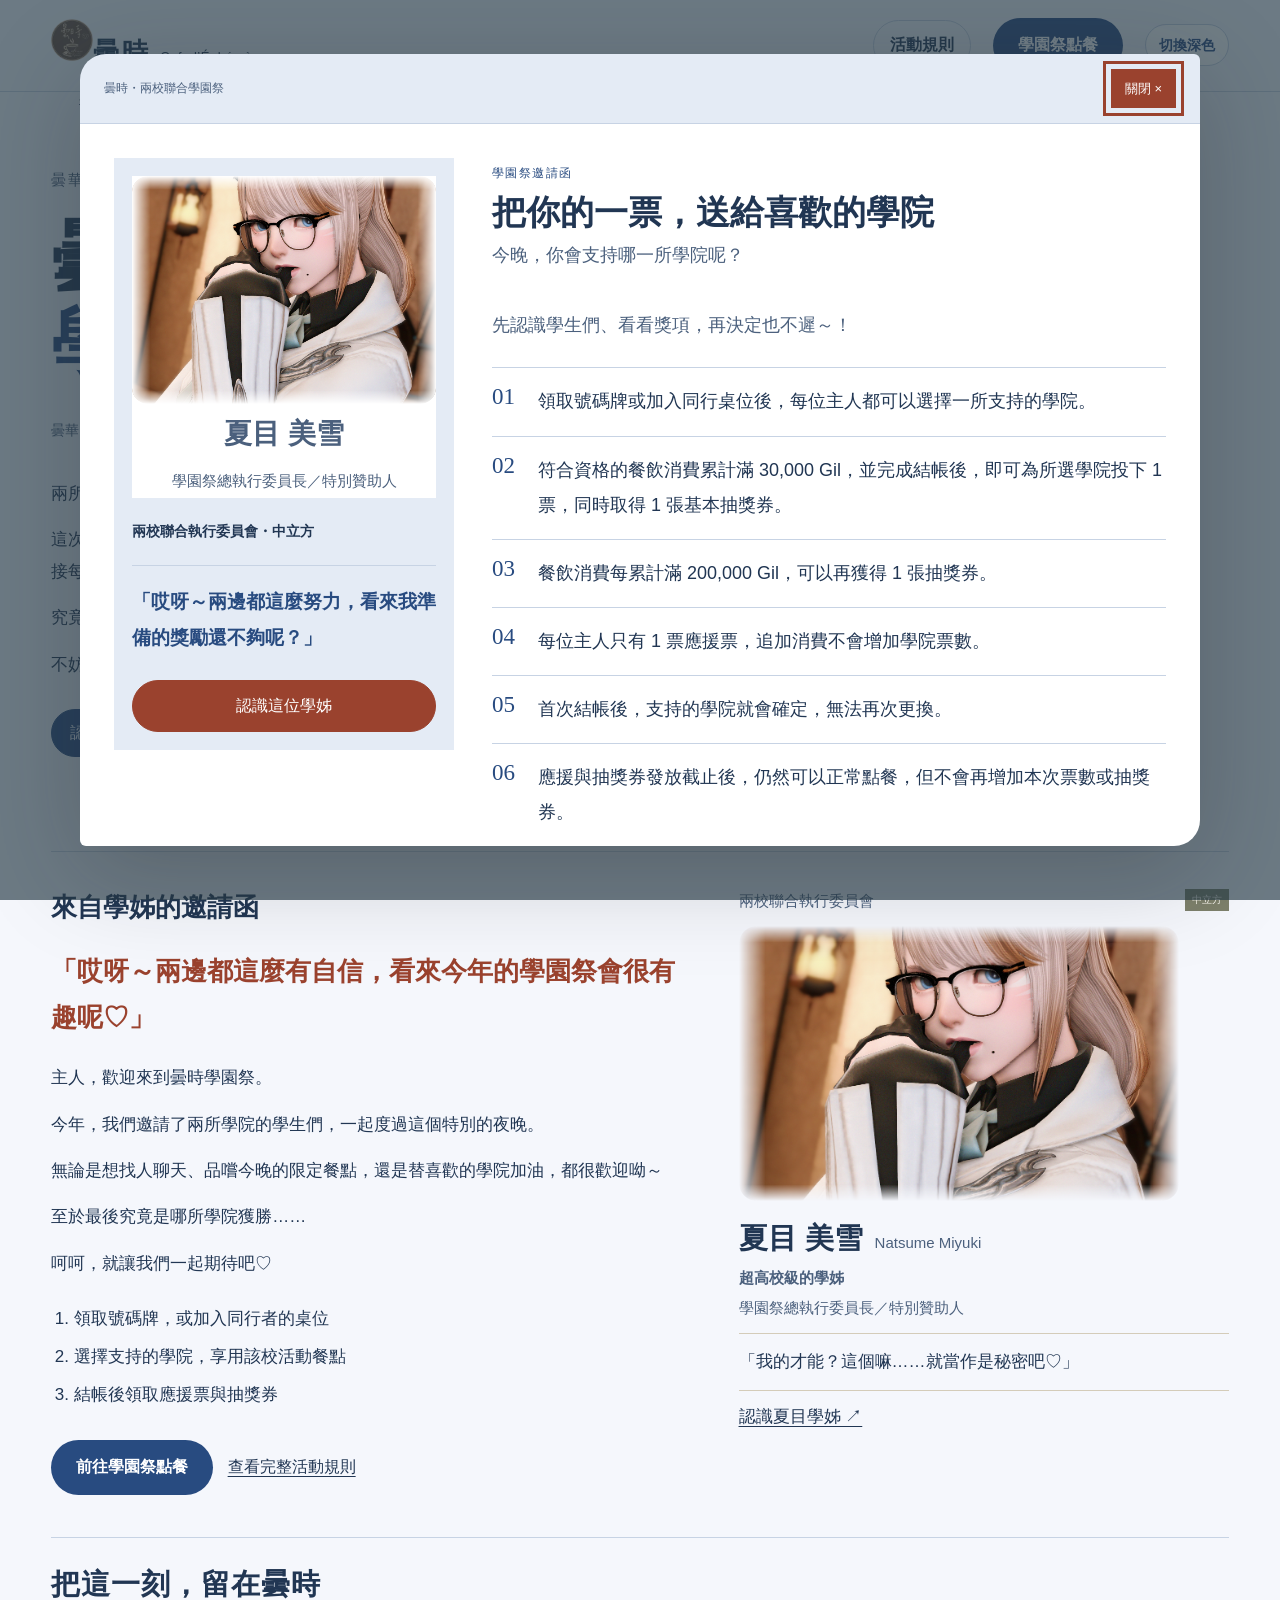
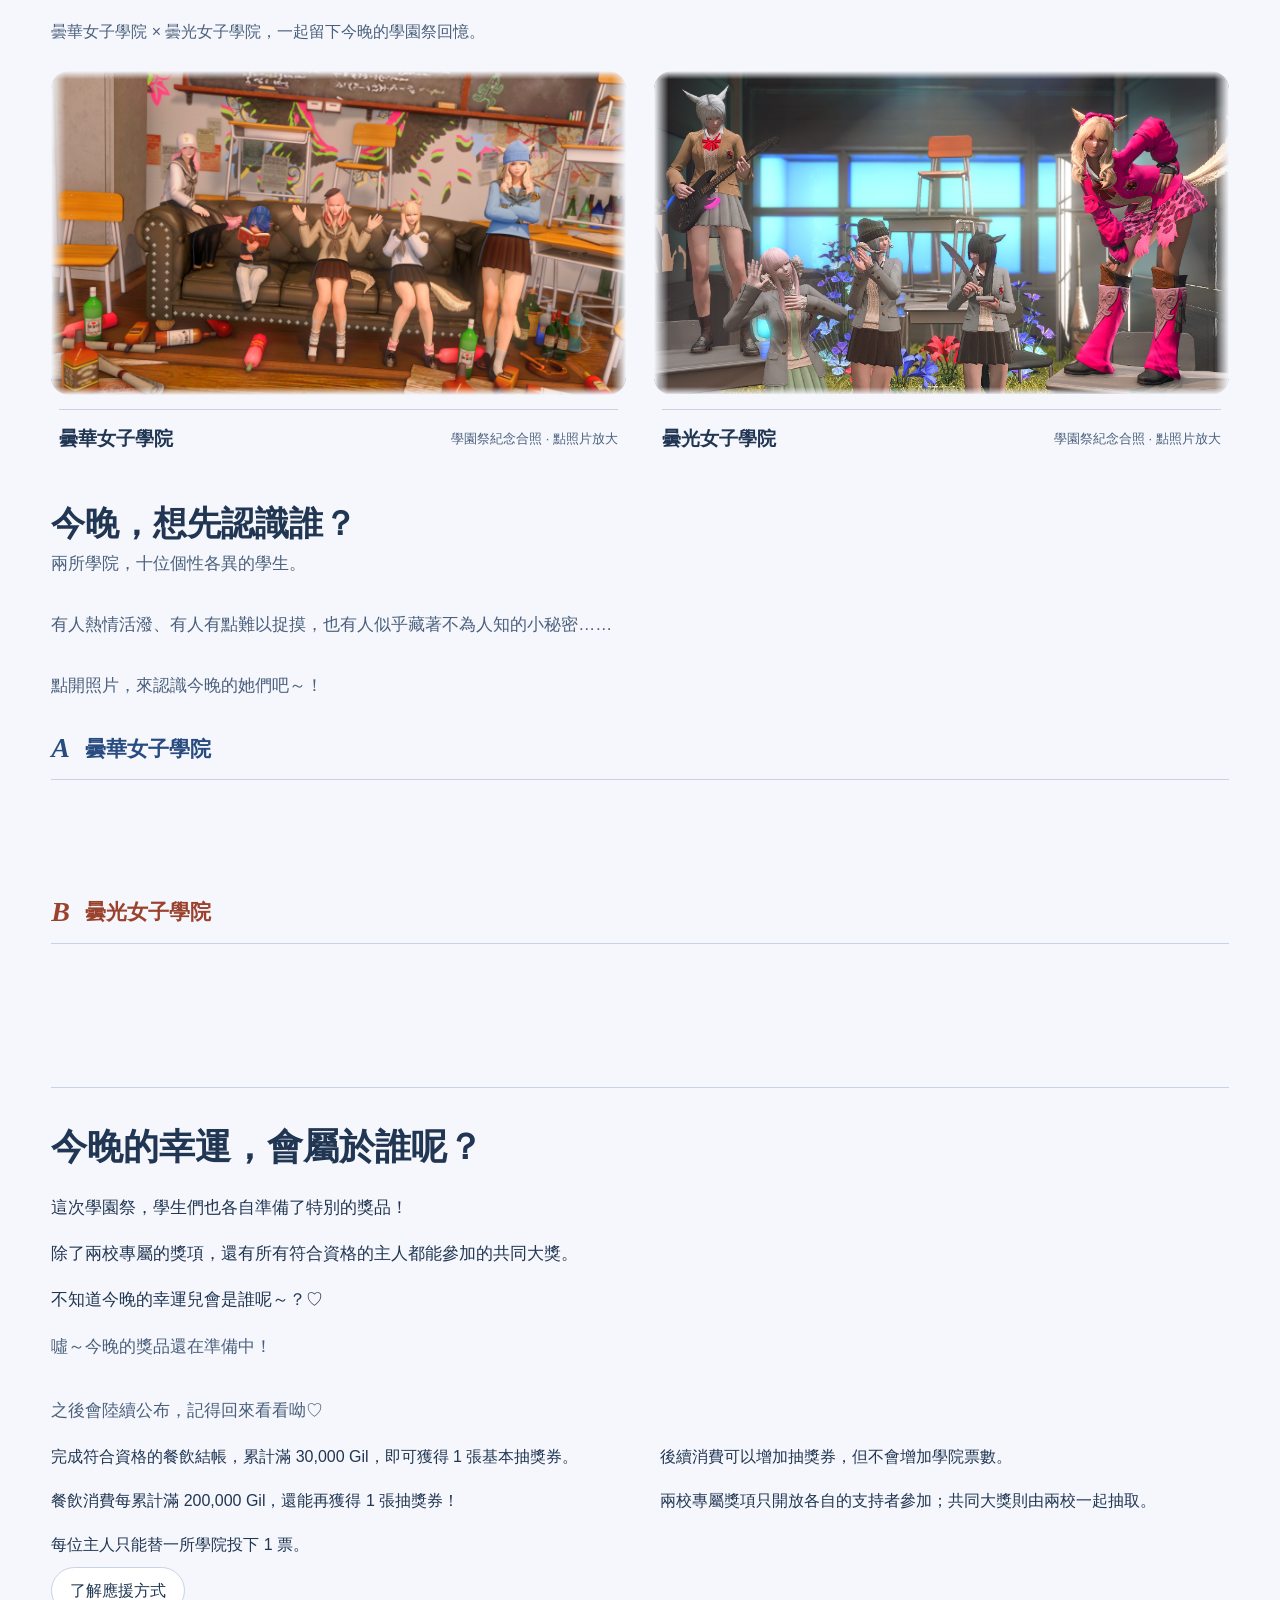
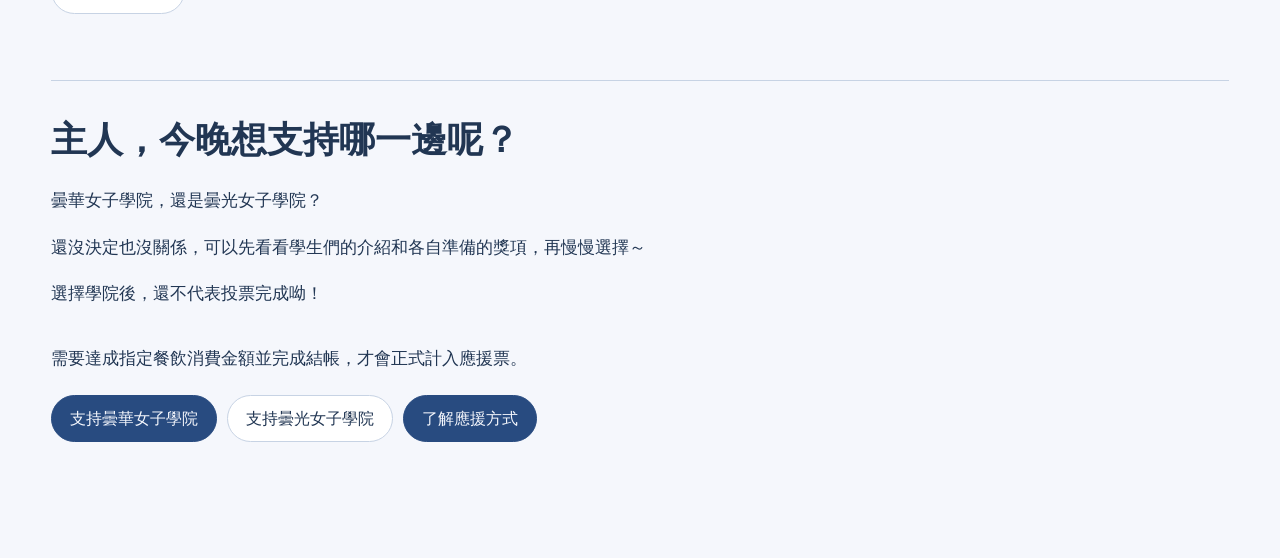
<file: f/index.html>
<!doctype html>
<html lang="zh-Hant">
<head>
  <meta charset="utf-8">
  <meta name="viewport" content="width=device-width, initial-scale=1">
  <title>曇時學園祭</title>
  <noscript><meta http-equiv="refresh" content="0;url=/school-festival-roster-arena-preview.html"></noscript>
  <script>
    const target = new URL("/school-festival-roster-arena-preview.html", location.origin);
    target.search = location.search;
    target.hash = location.hash;
    location.replace(target.href);
  </script>
</head>
<body><main><a href="/school-festival-roster-arena-preview.html">前往曇時學園祭</a></main></body>
</html>
</file>
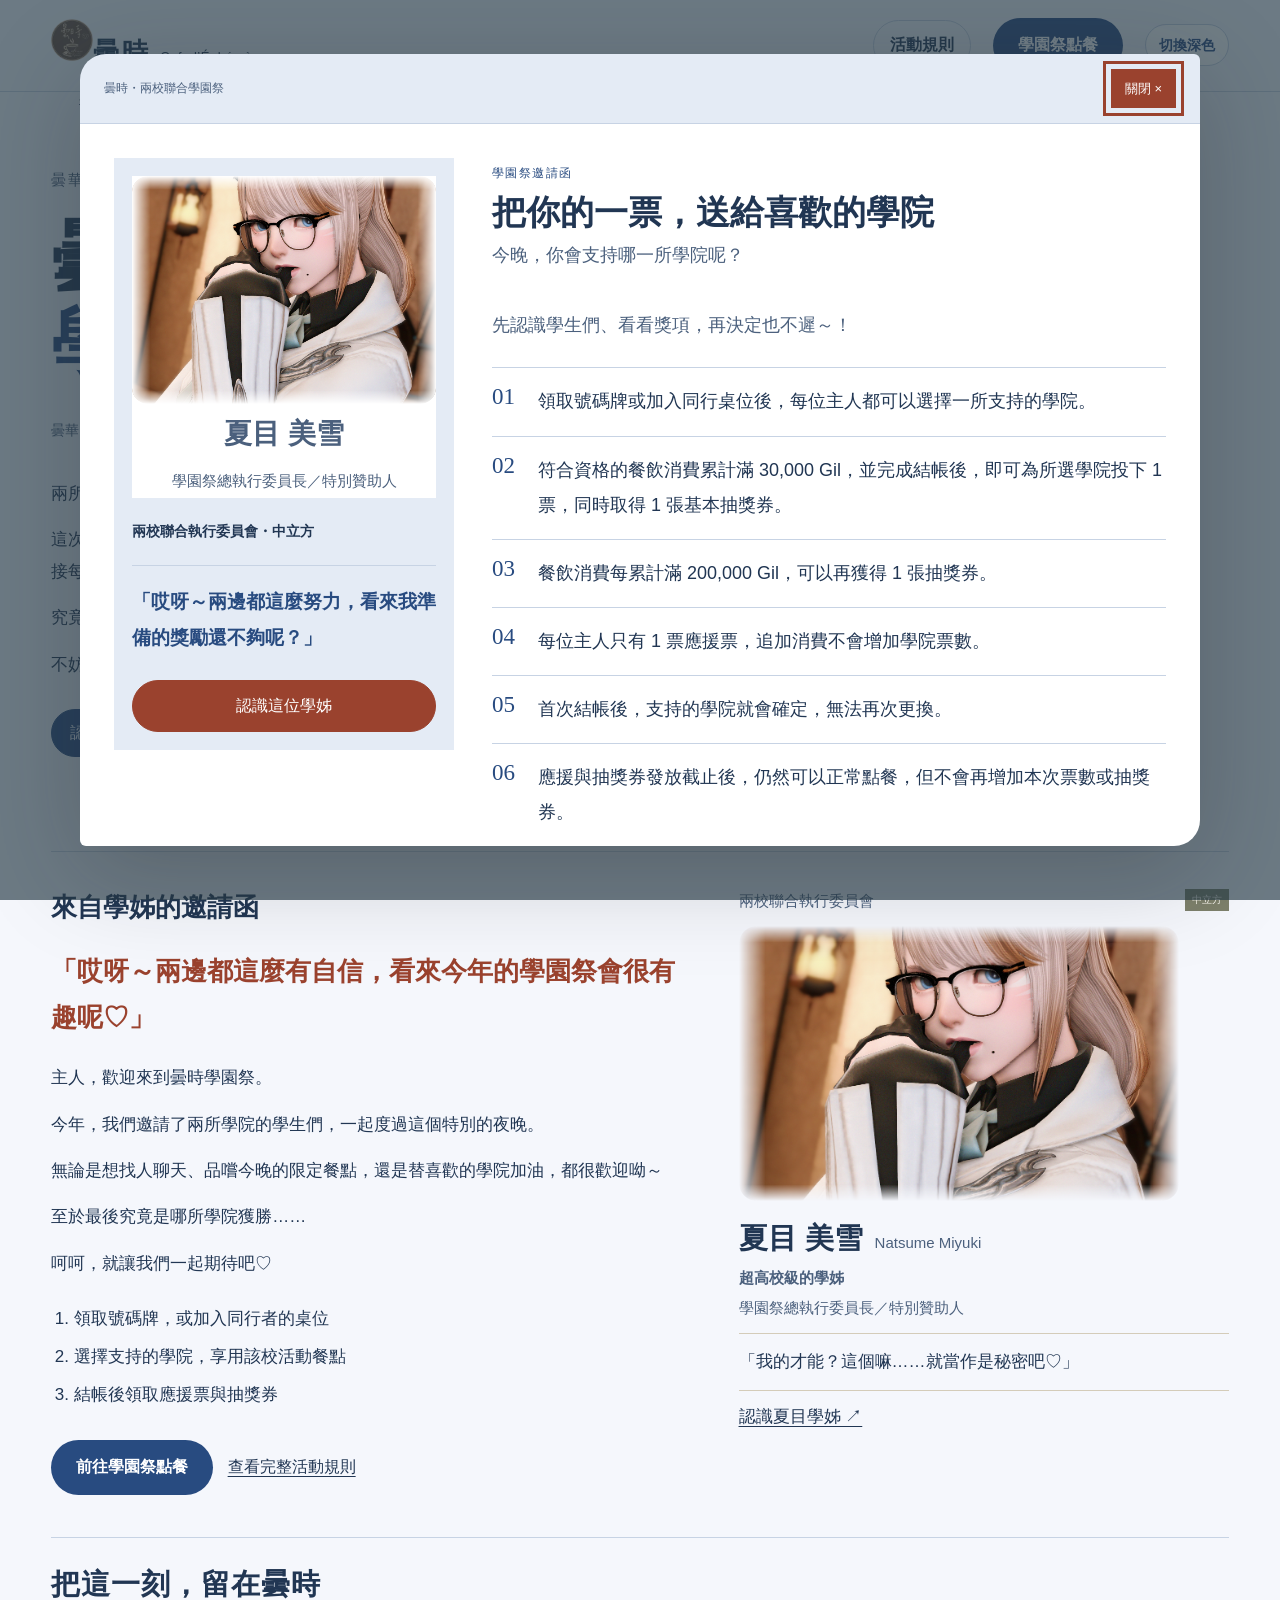
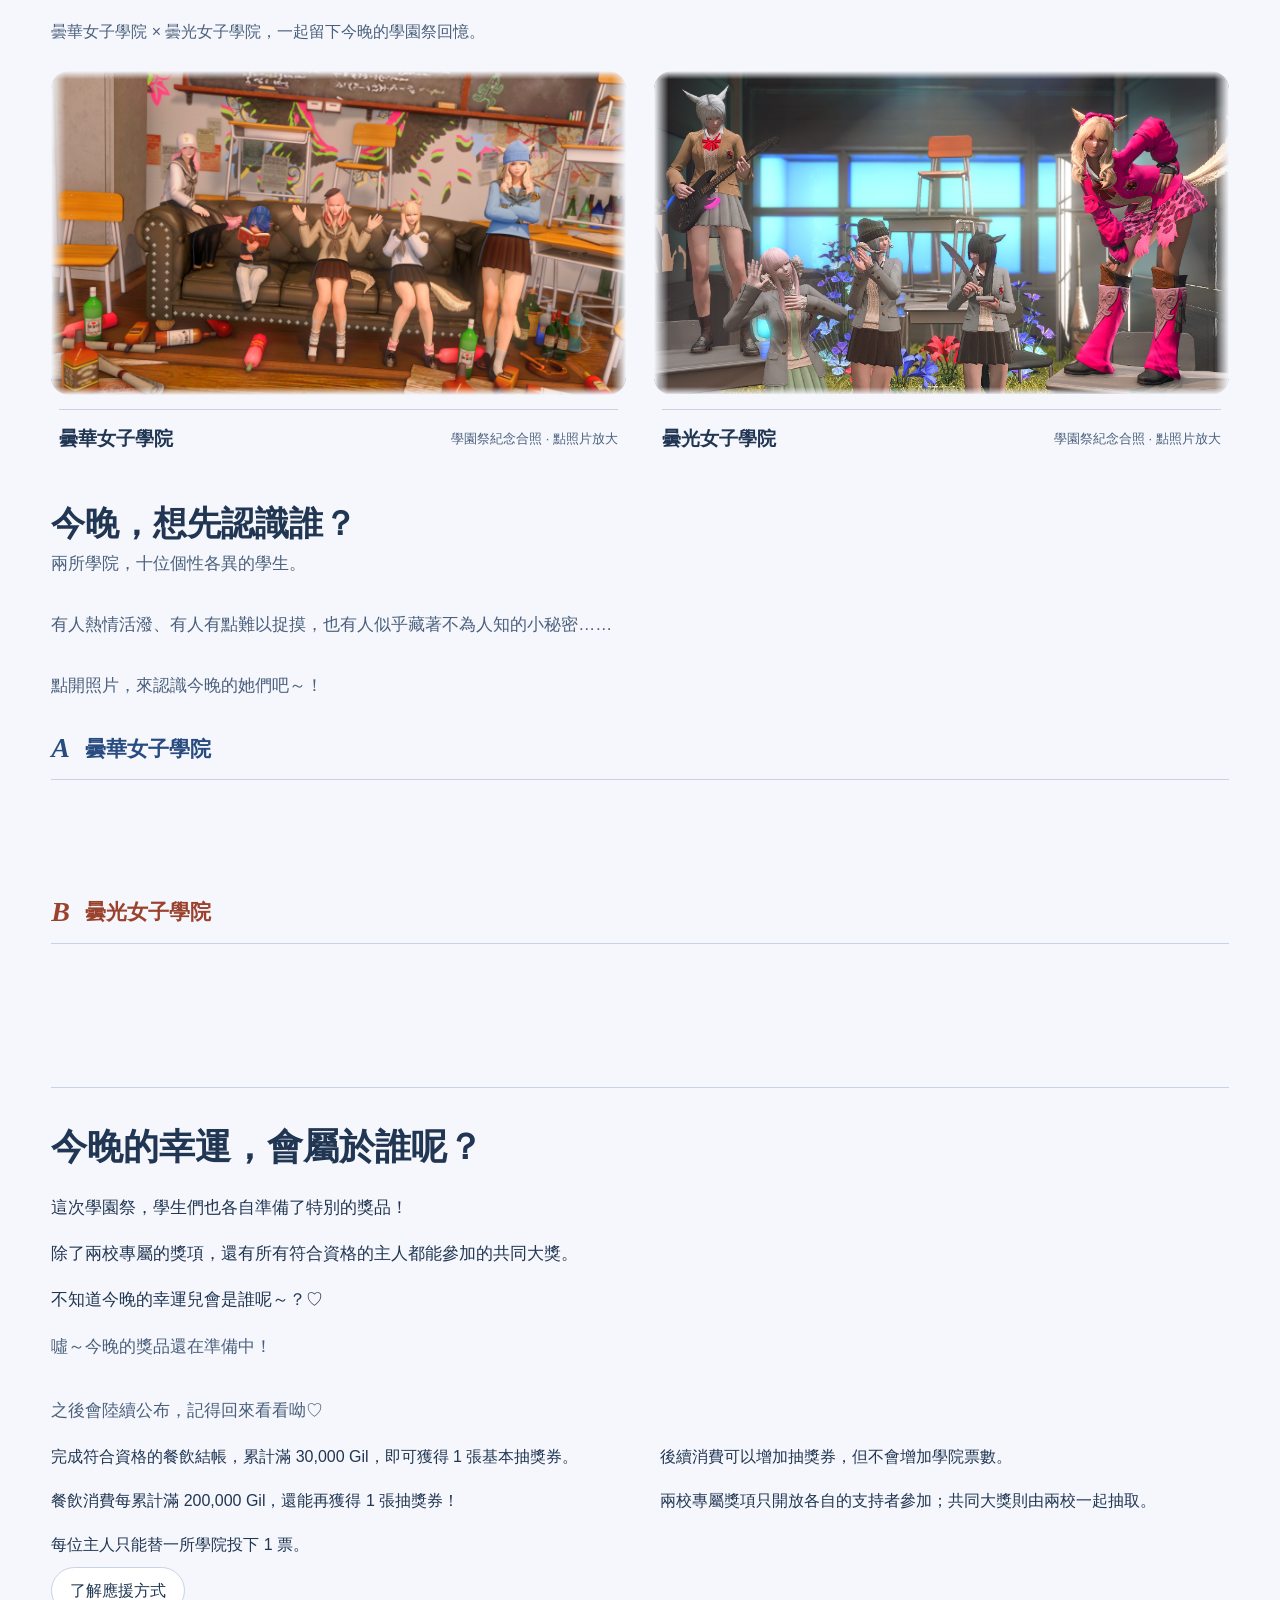
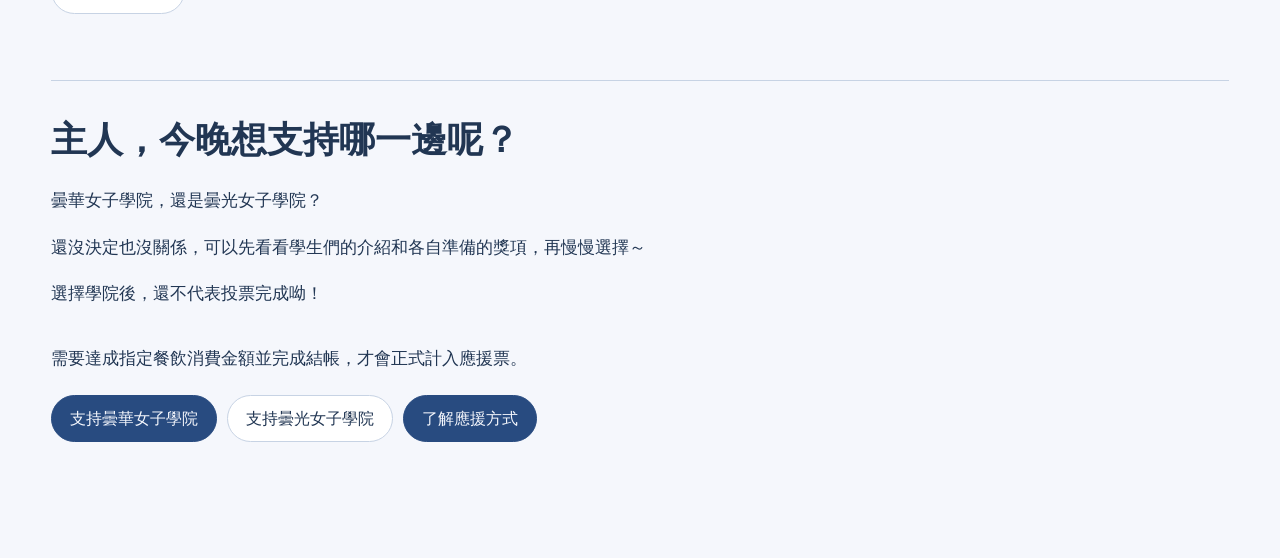
<file: school-festival-roster-arena-preview.html>
<!doctype html>
<html lang="zh-Hant" data-cafe-cast-root="festival-base/photo/assets/chibi-cast/">
<head>
<link rel="stylesheet" href="cafe-motion-v194.css"><link rel="stylesheet" href="cafe-loading-v195.css"><script src="cafe-loading-v195.js"></script><script defer src="cafe-motion-v194.js"></script>
<meta charset="utf-8"><meta name="viewport" content="width=device-width,initial-scale=1">
<title>曇時學園祭</title>
<style>
:root{--paper:#e9e3d5;--ink:#273a42;--muted:#4d5d63;--a:#365b6b;--b:#794b5b;--ap:#c1d2d6;--bp:#e2cbd1;--line:#859196;font:16px/1.55 "Microsoft JhengHei",sans-serif;color:var(--ink);background:#c9cdca}
*{box-sizing:border-box}
[hidden]{display:none!important}
body{margin:0;background:repeating-linear-gradient(130deg,transparent 0 42px,#f3ede03b 42px 43px,transparent 43px 53px),linear-gradient(116deg,#9fb6c2,#c7c9c0 49%,#c2a0a9)}
h1,h2,h3,p{margin:0}
h1,h2{font-family:"Noto Serif TC","PMingLiU",serif}
button,a{color:inherit;font:inherit}
button:focus-visible,a:focus-visible{outline:2px solid #2d586b;outline-offset:3px}
.shell{max-width:1170px;margin:auto;padding-inline:24px}
header{background:var(--paper);border-bottom:1px solid #6c818a}
header .shell{min-height:57px;display:flex;align-items:center;justify-content:space-between;gap:8px}
header strong{letter-spacing:.13em}
header nav{display:flex;align-items:center;gap:9px}
.action{border:1px solid #728893;border-radius:3px;padding:7px 12px;background:#e6e7db;text-decoration:none;cursor:pointer;font-weight:700}
.action.primary{color:#fff;background:#345667;border-color:#345667}
main{padding-block:14px 44px}
.cover{display:grid;grid-template-columns:1.45fr 1fr;overflow:hidden;background:var(--paper);min-height:227px;border:1px solid #778b94;box-shadow:5px 6px #3d5b6633;position:relative}
.cover::after{content:"";height:7px;background:linear-gradient(90deg,var(--a) 0 48%,#e9e3d5 48% 52%,var(--b) 52%);position:absolute;bottom:0;inset-inline:0}
.cover-copy{padding:28px 25px 28px 36px;display:flex;flex-direction:column;justify-content:center;align-items:flex-start}
.cover-copy h1{font-size:clamp(2.7rem,7vw,5.4rem);line-height:.99;letter-spacing:.04em;margin-bottom:12px;font-weight:900}
.cover-copy p{color:var(--muted);font-size:1rem}
.cover-links{display:flex;gap:8px;margin-top:15px;flex-wrap:wrap}
.cover-photo{position:relative;min-width:0;background:var(--bp)}
.cover-photo img{position:absolute;inset:0;height:100%;width:100%;object-fit:cover;object-position:center 30%}
.cover-photo span{position:absolute;bottom:14px;right:10px;padding:4px 8px;color:#fff;background:#283d47;font-size:.78rem}
.roster{margin-top:21px}
.roster-title{display:flex;justify-content:space-between;gap:8px;align-items:baseline;margin-bottom:8px}
.roster-title h2{font-size:1.45rem}
.roster-title p{font-size:.8rem;color:#374c53}
.team{--primary:var(--a);--wash:var(--ap);border:1px solid #607b87;background:var(--wash);display:grid;grid-template-columns:105px minmax(0,1fr);padding:9px;gap:11px}
.team.b{--primary:var(--b);--wash:var(--bp);border-color:#926d77}
.team-name{display:grid;align-content:center;text-align:center;color:#f6eedc;background:var(--primary);padding:5px;line-height:1.26}
.team-name span{font:italic 700 2rem Georgia,serif}
.team-name h3{font-size:.82rem;margin-top:4px}
.cards{display:grid;grid-template-columns:repeat(5,minmax(0,1fr));gap:8px}
.member{min-width:0;padding:0;border:1px solid var(--primary);background:#e9e6d9;color:#263b42;cursor:pointer}
.member:hover{outline:2px solid var(--primary);outline-offset:1px}
.member .portrait{position:relative;aspect-ratio:3/4;background:linear-gradient(147deg,#f2e9dc44,transparent 70%),var(--wash);display:grid;place-items:center;overflow:hidden}
.member .portrait img,.profile-photo img{position:absolute;inset:0;width:100%;height:100%;object-fit:contain;object-position:center}
.member .initial{display:grid;place-items:center;width:41px;height:41px;border:1px solid var(--primary);color:var(--primary);transform:rotate(-6deg);font:700 1.35rem "PMingLiU",serif}
.member strong{min-height:32px;display:grid;place-content:center;padding:3px 4px;font-size:.82rem;line-height:1.15}
.vs{display:flex;align-items:center;gap:10px;justify-content:center;color:#374e57;margin:5px 0;font:italic 700 1.02rem Georgia,serif}
.vs::before,.vs::after{content:"";height:1px;background:#778991;width:80px}
dialog{color:var(--ink);background:var(--paper);border:1px solid #71868c;max-width:640px;width:calc(100% - 28px);max-height:85vh;padding:0}
dialog::backdrop{background:#263b46a8}
dialog form{display:flex;justify-content:flex-end;padding:7px;border-bottom:1px solid #899ba1}
dialog h2{font-size:1.4rem}
.profile,.rules{padding:18px}
.profile{display:grid;grid-template-columns:minmax(100px,1fr) 1.45fr;gap:12px}
.profile-photo{position:relative;aspect-ratio:3/4;max-height:57vh;background:#b5c7c9;display:grid;place-items:center;align-self:start;overflow:hidden}
.profile p,.rules p,.rules ul{margin-top:8px}
.rules ul{padding-left:1.4rem}
footer{margin-top:17px;text-align:right}
@media(max-width:690px){.shell{padding-inline:11px}.cover{min-height:168px;grid-template-columns:minmax(0,1.45fr) minmax(105px,1fr)}.cover-copy{padding:14px 10px 13px 13px}.cover-copy h1{font-size:clamp(1.75rem,7vw,3rem)}.cover-copy p{font-size:.8rem}.action{padding:5px 8px;font-size:.8rem}.team{grid-template-columns:1fr;gap:5px;padding:5px}.team-name{display:flex;align-items:center;justify-content:center;gap:6px}.team-name span{font-size:1.1rem}.team-name h3{margin:0}.cards{gap:4px}.member strong{font-size:.69rem}}
</style>
<style>
.cover-copy h1 span+span::before{content:"\200b"}
.festival-aside{display:grid;align-content:start;gap:11px;margin-top:14px}
.aside-block{padding:15px;background:#ece6d8;border:1px solid #829096;border-top:3px solid var(--a)}
.aside-block h2{font-size:1.14rem}.aside-block ol{padding-left:1.25rem;margin:8px 0 12px;font-size:.86rem}.aside-block li+li{margin-top:4px}
.aside-order{display:block;text-align:center;margin:8px 0}.aside-link{border:0;padding:2px 0;background:transparent;text-decoration:underline;cursor:pointer;text-underline-offset:4px;font-size:.83rem}
.selected-member{border-top-color:var(--b)}.selected-member p{margin-top:6px;color:var(--muted);font-size:.83rem}.selected-member strong{display:block;margin:2px 0 6px;font-size:1.12rem}
.member[aria-current="true"]{outline:2px solid var(--primary);outline-offset:-2px}
  @media(min-width:980px){
    header .shell,.festival-layout{max-width:none;padding-inline:clamp(12px,2vw,30px)}
    .festival-layout{display:grid;grid-template-columns:clamp(168px,16.3vw,270px) minmax(0,1fr) clamp(174px,16vw,246px);gap:clamp(9px,1.15vw,18px);min-height:calc(100vh - 58px);min-height:calc(100dvh - 58px);padding-block:12px}
    .festival-layout>.cover{grid-template-columns:minmax(0,1fr);grid-template-rows:auto minmax(150px,1fr);align-self:stretch;box-shadow:3px 3px #3d5b662b}
    .cover-copy{padding:14px 11px}.cover-copy h1{font-size:clamp(1.8rem,3.8vw,3.9rem);line-height:1;margin-bottom:8px}.cover-copy h1 span{display:block}.cover-copy h1 span+span::before{content:none}
    .cover-copy p{font-size:.76rem;line-height:1.45}.cover-links{display:none}
    .cover-photo img{object-fit:contain;object-position:center}.cover-photo span{right:6px;bottom:10px;font-size:.65rem}
    .roster{margin:0;min-width:0;display:grid;align-content:center}
    .roster-title{margin-bottom:5px}.roster-title h2{font-size:1.36rem}.roster-title p{font-size:.75rem}
    .team{grid-template-columns:minmax(0,1fr);gap:5px;padding:6px}.team-name{display:flex;align-items:center;justify-content:center;gap:7px;padding:3px}.team-name span{font-size:1.05rem}.team-name h3{margin:0;font-size:.77rem}
    .cards{gap:clamp(3px,.6vw,8px)}.member .portrait{aspect-ratio:auto;height:clamp(62px,calc((100dvh - 254px) / 2),245px)}.member strong{font-size:clamp(.69rem,1vw,.9rem);min-height:27px}.vs{margin:2px 0}
    .festival-aside{margin:0;align-self:center}.aside-block{padding:11px}.aside-block h2{font-size:1rem}.aside-block ol{font-size:.77rem}
  }
  @media(min-width:980px) and (max-height:590px){
    .festival-layout{padding-block:6px}.cover-copy{padding-block:8px}.cover-copy h1{font-size:1.8rem}.festival-layout>.cover{grid-template-rows:auto minmax(100px,1fr)}.aside-block{padding:8px}
  }
</style><style>
.festival-layout>.type-cover{display:flex;flex-direction:column;justify-content:space-between;gap:14px;min-height:0;padding:14px;container-type:inline-size}
.type-cover:after{height:4px}
.type-dark{background:#171819;color:#f1ebdf;border-color:#171819}
.type-dark .type-main{display:flex;flex-direction:column;align-items:flex-start}
.type-dark .type-overline{font-size:.82rem;letter-spacing:.13em;margin-bottom:8px;color:#e1d9cc}
.type-dark h1{font:900 clamp(2.25rem,31cqi,6.4rem)/.93 "Noto Serif TC","Songti TC","PMingLiU",serif;letter-spacing:-.07em;display:grid;width:100%;padding-right:.055em}
.type-dark h1 span:nth-child(1){font-size:.60em;letter-spacing:.04em;margin-bottom:.12em}
.type-dark h1 span:nth-child(3){justify-self:end}
.type-dark .type-bottom{border-top:1px solid #c1b8a1;padding-top:8px;font-size:clamp(.69rem,6.1cqi,.93rem);line-height:1.25;display:grid;grid-template-columns:minmax(0,1fr) auto;gap:4px 5px}
.type-dark .type-bottom i{grid-row:1/3;grid-column:2;align-self:center;font:italic 700 .9rem Georgia,serif}
.type-press{background:#e7dfce;color:#273b41;border-color:#798787}
.press-top{display:flex;justify-content:space-between;gap:3px;font-size:.7rem;border-block:2px solid #354952;padding:5px 0;font-weight:700}
.type-press h1{font:900 clamp(2.1rem,27cqi,5.6rem)/.97 "Noto Serif TC","Songti TC","PMingLiU",serif;letter-spacing:-.075em}.type-press h1 span{display:block;margin-top:.12em}
.press-schools{display:grid;grid-template-columns:1fr 1fr auto;gap:5px;flex:1;border-block:3px double #425760;padding-block:7px}
.press-schools strong{writing-mode:vertical-rl;justify-self:center;font:900 clamp(1.1rem,10cqi,2.15rem)/1.15 "Noto Serif TC","PMingLiU",serif;letter-spacing:.12em}
.press-schools strong:last-child{color:#734354}.press-schools span{font:italic 700 .75rem Georgia,serif;grid-column:3;grid-row:1}
.press-links{display:grid;gap:4px;font-size:.77rem}.press-links a{text-underline-offset:3px;color:inherit}
  @media(min-width:980px){.festival-layout>.type-cover{padding:clamp(9px,1.3vw,19px);min-width:0}.type-dark .type-main{margin-block:auto}}
  @media(max-width:979px){.festival-layout>.type-cover{gap:7px;padding:10px 13px}.type-dark h1,.type-press h1{display:flex;gap:.06em;align-items:baseline;font-size:clamp(2.1rem,8vw,3.6rem)}.type-dark h1 span:nth-child(1){font-size:inherit;letter-spacing:inherit;margin:0}.type-dark .type-bottom{display:flex;flex-wrap:wrap}.press-schools{display:flex;gap:8px;align-items:center}.press-schools strong{writing-mode:horizontal-tb;font-size:.86rem;letter-spacing:normal}.press-links{display:flex;gap:11px}.type-press h1 span{margin:0}}
</style><style>
.action,.aside-link,.member{transition:background-color 150ms ease-out,color 150ms ease-out,box-shadow 150ms ease-out,transform 150ms ease-out}
.action:hover{background:#d5e0dd;box-shadow:0 2px 0 #68868e55}.action.primary:hover{color:#fff;background:#274653}
.action:active,.member:active{transform:translateY(1px)}.aside-link:hover{color:#537e88}
@keyframes festival-dialog-in{from{opacity:0;transform:translateY(8px) scale(.986)}to{opacity:1;transform:none}}
@keyframes festival-dialog-out{to{opacity:0;transform:translateY(4px) scale(.99)}}
@keyframes festival-scrim-in{from{opacity:0}to{opacity:1}}
@keyframes festival-scrim-out{to{opacity:0}}
dialog[open]{animation:festival-dialog-in 175ms cubic-bezier(.2,.68,.28,1) both}
dialog[open]::backdrop{animation:festival-scrim-in 145ms ease-out both}
dialog.is-closing{animation:festival-dialog-out 135ms ease-in both}
dialog.is-closing::backdrop{animation:festival-scrim-out 135ms ease-in both}
@media(prefers-reduced-motion:reduce){dialog[open],dialog[open]::backdrop{animation:none}.action,.member,.aside-link{transition:none}}
.type-press{background:#c9d5d9;color:#233943;border-color:#5c737c}
.press-top{border-block:0;border-bottom:2px solid #46616c;align-items:baseline}.press-top span{color:#5e394f}
.type-press h1 span{display:block;color:#35596c}.type-press h1{border-bottom:1px solid #70868e;padding-bottom:8px}
.press-schools{border:0;display:grid;grid-template-columns:minmax(0,1fr);gap:8px;align-content:start;padding:0;flex:initial}
.press-schools strong,.press-schools strong:last-child{writing-mode:horizontal-tb;justify-self:stretch;display:grid;grid-template-columns:auto minmax(0,1fr);align-items:center;gap:6px;font:700 clamp(.76rem,5cqi,1.1rem)/1.32 "Noto Serif TC","PMingLiU",serif;letter-spacing:0;color:#254455;background:#e0eaed;border-left:4px solid #406c80;padding:6px}
.press-schools strong:last-child{color:#572e40;background:#e8d4df;border-color:#83516b}
.press-schools strong span{grid-column:auto;grid-row:auto;font-size:.8rem}
.press-links{border-top:1px solid #6b828a;padding-top:7px;grid-template-columns:1fr 1fr}
@media(min-width:980px){
  .type-dark .type-main{margin:0;flex:1;min-height:0;width:100%}
  .type-dark h1{flex:1;align-content:space-evenly;font-size:clamp(2.3rem,min(45cqi,13vh),8rem);display:grid;line-height:.94}
  .type-dark h1 span:nth-child(1){font-size:1em;margin-bottom:0;letter-spacing:-.06em}
  .type-dark h1 span:nth-child(2){font-size:1.42em}
  .type-press{justify-content:start!important;gap:clamp(16px,4vh,34px)!important}.type-press h1{font-size:clamp(2.05rem,31cqi,6rem);line-height:.92}.press-links{margin-top:auto}
}
@media(min-width:980px) and (max-height:520px){.type-dark h1{font-size:clamp(2rem,min(43cqi,12vh),6rem)}.type-press{gap:11px!important}}
@media(max-width:979px){.type-press h1 span{margin-inline-start:.15em}.press-schools{grid-template-columns:1fr 1fr}}
</style>
<style>
.type-dark .type-bottom span:first-child{border-left:3px solid #7ca1ad;padding-left:6px}
.type-dark .type-bottom span:last-child{border-left:3px solid #af7f90;padding-left:6px}
@media(min-width:980px){
  .type-dark .type-main{justify-content:flex-start}
  .type-dark h1{grid-template-rows:1fr 1fr;align-items:center;align-content:normal;gap:0;min-height:0;font-size:inherit;line-height:1}
  .type-dark h1 span:nth-child(1){font-size:clamp(2.7rem,min(46cqi,16vh),8.8rem);letter-spacing:-.075em;justify-self:start;align-self:center}
  .type-dark h1 span:nth-child(2){font-size:clamp(2rem,min(32cqi,13vh),6rem);letter-spacing:-.06em;justify-self:end;align-self:center}
  .type-dark .type-bottom{padding-top:clamp(9px,2.1vh,17px);padding-bottom:4px;gap:6px}
}
@media(max-width:979px){.type-dark h1 span:nth-child(2){font-size:inherit;white-space:nowrap}}
</style>
<style>.type-dark h1.long-title span{font-size:clamp(.9rem,14cqi,2.3rem);overflow-wrap:anywhere}.type-dark .type-bottom span:first-child{border-color:var(--festival-accent-a,#7ca1ad)}.type-dark .type-bottom span:last-child{border-color:var(--festival-accent-b,#af7f90)}</style><link rel="stylesheet" href="current-design.css"><link rel="stylesheet" href="photo-refinement.css"><link rel="stylesheet" href="chairman-preview.css"><link rel="stylesheet" href="festival-page-content.css"><link rel="icon" href="festival-base/assets/logo.webp"><link rel="stylesheet" href="school-festival-theme.css?v=119"><script src="school-festival-theme.js?v=132"></script><link rel="stylesheet" href="festival-collage-v123.css?v=123"><link rel="stylesheet" href="festival-character-ui-v124.css?v=124"><link rel="stylesheet" href="festival-gallery-v128.css?v=128"><link rel="stylesheet" href="festival-polish-v129.css?v=129"><script src="festival-photos-v129.js?v=129"></script><script src="festival-photo-editor-v129.js?v=129"></script><script src="public-copy-v132.js?v=132"></script><link rel="stylesheet" href="festival-example-v131.css?v=132"><link rel="stylesheet" href="festival-journey-v132.css?v=132"><link rel="stylesheet" href="festival-profile-layout-v143.css?v=143"><link rel="stylesheet" href="festival-dual-groups-v143.css?v=143"><link rel="stylesheet" href="festival-chairman-portrait-v145.css">
<link rel="stylesheet" href="festival-mobile-v146.css">
<link rel="stylesheet" href="festival-chairman-composition-v148.css">
<link rel="stylesheet" href="festival-prizes-v173.css"><style>
  #festival-home-loading { display:none; }
  html[data-festival-loading] #festival-home-loading { display:block; padding-block:clamp(32px, 8vw, 100px); }
  html[data-festival-loading] main.festival-layout { display:none !important; }
  html[data-festival-loading] #top-rules { visibility:hidden; }
</style>
<script>document.documentElement.setAttribute('data-festival-loading','');</script>
</head>
<body class="actual-design roster-design"><script>window.SchoolFestivalTheme?.refresh();</script>
<header><div class="shell"><strong>曇時 CAFÉ</strong><nav aria-label="學園祭導覽"><button id="top-rules" type="button" class="action">活動規則</button><a class="action primary" href="school-festival-order.html">學園祭點餐</a></nav></div></header>
<div id="festival-home-loading" class="shell" role="status"><div class="cafe-loader-cast" aria-hidden="true" data-cast-root="festival-base/photo/assets/chibi-cast/"></div><script>window.CafeLoading?.populate(document.currentScript.previousElementSibling);</script><span>學園祭內容載入中…</span></div>
<p id="festival-home-error" class="shell" role="status" hidden>部分活動內容暫時無法載入，請重新整理頁面。</p>
<main class="shell festival-layout">
  <section class="cover type-cover type-dark" aria-labelledby="festival-heading">
    <div class="type-main"><span class="type-overline" aria-hidden="true">曇時 Café</span><h1 id="festival-heading"><span>曇時</span><span>學園祭</span></h1></div>
    <div class="type-bottom"><span data-school-name="A">曇華女子學院</span><i aria-hidden="true">VS</i><span data-school-name="B">曇光女子學院</span></div>
  </section>
  <section class="roster" id="lineup" aria-labelledby="roster-title">
    <div class="roster-title"><h2 id="roster-title">認識雙校學生</h2><p>點選學生查看個人介紹</p></div>
    <div class="team"><div class="team-name"><span aria-hidden="true">A</span><h3 data-school-name="A">曇華女子學院</h3></div><div class="cards" id="school-a"></div></div>
    <div class="vs" aria-hidden="true">VS</div>
    <div class="team b"><div class="team-name"><span aria-hidden="true">B</span><h3 data-school-name="B">曇光女子學院</h3></div><div class="cards" id="school-b"></div></div>
  </section>
  <aside class="festival-aside" aria-label="活動資訊與學生介紹">
    <section id="festival-results" class="aside-block" hidden><h2>最終應援票數</h2><p id="festival-result-date"></p><p id="festival-result-a"></p><p id="festival-result-b"></p></section>
    <section class="aside-block"><h2>應援與點餐</h2>
      <ol><li>領號或加入共桌</li><li>選校並點該校餐點</li><li>結清後取得應援票與抽獎券</li></ol>
      <a class="action primary aside-order" href="school-festival-order.html">前往學園祭點餐</a>
      <button type="button" id="side-rules" class="aside-link">查看完整活動規則</button></section>
    <section class="aside-block selected-member"><h2>學生介紹</h2>
      <p id="selection-help">點選陣容中的學生，查看她的照片與介紹。</p>
      <p id="selection-school" hidden></p><strong id="selection-name" hidden></strong>
      <button type="button" id="selection-open" class="aside-link" hidden>再看個人介紹</button></section>
  </aside>
</main>
<dialog id="member-profile" aria-labelledby="profile-name"><form method="dialog"><button class="action">關閉</button></form><div class="profile">
  <div class="profile-photo" id="profile-photo"></div><div><div id="profile-school"></div><h2 id="profile-name"></h2><p id="profile-character"></p><p id="profile-intro"></p><a id="profile-threads" hidden target="_blank" rel="noopener noreferrer">前往 Threads ↗</a></div>
</div></dialog>
<dialog id="rules-dialog" aria-labelledby="rules-title"><form method="dialog"><button class="action">關閉</button></form><div class="rules">
  <h2 id="rules-title">學園祭活動規則</h2>
  <p>領號或加入共桌後，每位客人可以選一所想支持的學院。</p>
  <ul><li>該校活動餐點結清滿 30,000 Gil，為該校計一票並發一張券。</li><li>活動餐點每累計滿 200,000 Gil，再多一張券。</li><li>首次結清後鎖定學院。停止發券後仍可以點餐。</li></ul>
  <footer><button type="button" class="action primary" id="rules-understood">我了解了</button></footer>
</div></dialog>
<script src="festival-home-presentation-v188.js"></script><script src="festival-characters-v124.js?v=124"></script>
<script>
let groups=[
 {key:'a',name:'曇華女子學院',members:[{"name":"彌亞璃卡","photo":"school-photos/miarica.png"},{"name":"璐可","photo":"school-photos/ruko.png"},{"name":"麻辣草莓湯","photo":"school-photos/strawberry.png"},{"name":"魯德曼","photo":"school-photos/rudman.png"},{"name":"蒼","photo":"school-photos/cang.png"}]},
 {key:'b',name:'曇光女子學院',members:[{name:'爌肉馬鈴薯',photo:'school-photos/potato.png'},{name:'魔可娜',photo:'school-photos/mokona.png'},{name:'諾依',photo:'school-festival-assets/noi.png'},{name:'琥珀',photo:'school-photos/amber.png'},{name:'Naipa',photo:'school-photos/naipa.jpg'}]}
];
const byId=id=>document.getElementById(id);
const memberDialog=byId('member-profile');
const rules=byId('rules-dialog');
const reducedMotion=matchMedia('(prefers-reduced-motion: reduce)');
function dismiss(dialog){
  if(!dialog.open || dialog.classList.contains('is-closing'))return;
  if(reducedMotion.matches){dialog.close();return;}
  dialog.classList.add('is-closing');
  const finish=(event)=>{
    if(event && (event.target!==dialog || event.animationName!=='festival-dialog-out'))return;
    clearTimeout(timer);
    dialog.removeEventListener('animationend',finish);
    dialog.close();dialog.classList.remove('is-closing');
  };
  const timer=setTimeout(finish,210);
  dialog.addEventListener('animationend',finish);
}
for(const dialog of [rules,memberDialog]){
  dialog.addEventListener('cancel',event=>{event.preventDefault();dismiss(dialog);});
  dialog.addEventListener('submit',event=>{event.preventDefault();dismiss(dialog);});
}
rules.addEventListener('click',()=>dismiss(rules));
memberDialog.addEventListener('click',event=>{if(event.target===memberDialog)dismiss(memberDialog);});
function portrait(host,member){
  const item=document.createElement(member.photo?'img':'span');
  if(member.photo){item.src=member.photo;item.alt=member.name+'的學園祭照片';}
  else{item.className='initial';item.textContent=member.name.slice(0,1);item.setAttribute('aria-hidden','true');}
  host.replaceChildren(item);
}
function renderMembers(){
for(const group of groups){
  byId("school-"+group.key).replaceChildren();
  for(const member of group.members){
    const card=document.createElement('button'), image=document.createElement('div'), title=document.createElement('strong');
    card.type='button';card.className='member';card.setAttribute('aria-haspopup','dialog');
    image.className='portrait';title.textContent=member.name;portrait(image,member);card.append(image,title);
    card.onclick=()=>{
      for(const current of document.querySelectorAll('.member[aria-current]'))current.removeAttribute('aria-current');
      card.setAttribute('aria-current','true');
      byId('selection-help').hidden=true;
      byId('selection-school').textContent=group.name;byId('selection-school').hidden=false;
      byId('selection-name').textContent=member.name;byId('selection-name').hidden=false;
      byId('selection-open').hidden=false;byId('selection-open').onclick=()=>card.click();
      byId('profile-school').textContent=group.name;
      byId('profile-name').textContent=member.name;
      byId('profile-character').textContent=member.character || '';
      byId('profile-intro').textContent=member.intro || '自我介紹待補。';
      const threads=byId('profile-threads');threads.hidden=!member.threads;
      if(member.threads)threads.href=member.threads;
      else threads.removeAttribute('href');
      portrait(byId('profile-photo'),member);
      memberDialog.addEventListener('close',()=>card.focus(),{once:true});
      memberDialog.showModal();
    };
    byId('school-'+group.key).append(card);
  }
}
}
window.FestivalPresentation.load().then(data=>{
  window.FestivalPresentation.apply(data);
  document.title=data.title;
  const title=byId("festival-heading");
  if(data.title!=="曇時學園祭"){
    const chars=Array.from(data.title), n=Math.ceil(chars.length/2);
    title.replaceChildren(...[chars.slice(0,n),chars.slice(n)].filter(part=>part.length).map(part=>{const span=document.createElement("span");span.textContent=part.join("");return span;}));
    if(chars.length>6)title.classList.add("long-title");
  }
  function updateRoster(){
    groups=groups.map(group=>{const team=data.teams[group.key.toUpperCase()];return {...group,name:team.name,members:Array.isArray(team.members)?team.members:team.empty?[]:group.members};});
    byId("selection-open").hidden=true;byId("selection-help").hidden=false;byId("selection-name").hidden=true;byId("selection-school").hidden=true;
    renderMembers();
  }
  if(memberDialog.open)memberDialog.addEventListener("close",updateRoster,{once:true});else updateRoster();
  const result=data.result;
  if(result && Number.isInteger(result.votes?.A) && Number.isInteger(result.votes?.B)){
    byId("festival-result-date").textContent=result.businessDate || "";
    byId("festival-result-a").textContent=result.teams.A+" · "+result.votes.A+" 票";
    byId("festival-result-b").textContent=result.teams.B+" · "+result.votes.B+" 票";
    byId("festival-results").hidden=false;
  }
});
for(const id of ['top-rules','side-rules'])byId(id).onclick=()=>rules.showModal();
if(false){
  try{if(!sessionStorage.getItem('festival-intro-seen')){rules.showModal();sessionStorage.setItem('festival-intro-seen','1');}}catch{}
}
</script>
<script src="roster-design.js"></script><script src="chairman-preview.js"></script><script src="public-copy-fields-v132.js?v=132"></script><script src="festival-page-schema-v148.js"></script><script src="festival-page-content.js"></script><script src="festival-collage-v123.js?v=124"></script><script src="festival-character-ui-v124.js?v=124"></script><script src="festival-gallery-v143.js?v=143"></script><script src="festival-welcome-v129.js?v=129"></script><script src="festival-prizes-v173.js"></script><script src="festival-journey-home-v173.js"></script><script src="festival-dual-groups-v143.js?v=143"></script><script src="festival-chairman-composition-v148.js"></script><script>window.addEventListener("DOMContentLoaded",()=>{FestivalPresentation.load().then(data=>FestivalChairmanComposition.applyPublic(data.page?.chairmanComposition)).catch(()=>{});},{once:true});</script><script>
  document.addEventListener('DOMContentLoaded',()=>{
    const ready=window.FestivalPresentation?.load();
    Promise.resolve(ready).then(data=>reveal(!data || data.isFallback),()=>reveal(true));
    function reveal(failed){
      document.getElementById('festival-home-error').hidden=!failed;
      document.documentElement.removeAttribute('data-festival-loading');
      const anchor=document.getElementById(location.hash.slice(1));
      anchor?.scrollIntoView();
    }
  },{once:true});
</script>
</body>
</html>
</file>
<file: cafe-motion-v194.css>
.cafe-loader-cast {
  display: flex;
  justify-content: center;
  align-items: flex-end;
  gap: clamp(9px, 2.5vw, 18px);
  width: max-content;
  max-width: 100%;
  padding: 12px 8px 5px;
  margin: 0 auto 5px;
}
.cafe-loader-cast img {
  width: clamp(44px, 11vw, 65px);
  height: clamp(44px, 11vw, 65px);
  display: block;
  object-fit: contain;
  transform-origin: center bottom;
}
:is(#siteLoader, #np-siteLoader):not([hidden], .is-hidden) .cafe-loader-cast img,
html[data-festival-loading] #festival-home-loading .cafe-loader-cast img,
html[data-cafe-boot] #cafeOfficialLoader .cafe-loader-cast img {
  animation: cafe-cast-hop .95s ease-in-out infinite;
}
.cafe-loader-cast img:nth-child(2) { animation-delay: .14s !important; }
.cafe-loader-cast img:nth-child(3) { animation-delay: .28s !important; }
@keyframes cafe-cast-hop {
  0%, 48%, 100% { transform: translateY(0) rotate(0); }
  22% { transform: translateY(-9px) rotate(-4deg); }
  36% { transform: translateY(-3px) rotate(3deg); }
}
#festival-home-loading { text-align: center; color: var(--fp-ink); }
#cafeOfficialLoader {
  display: none;
  position: fixed;
  inset: 0;
  z-index: 110;
  place-content: center;
  text-align: center;
  color: var(--ink, #513741);
  background: var(--paper, #f4f1eb);
}
html[data-cafe-boot] #cafeOfficialLoader {
  display: grid;
  animation: cafe-loader-show 0s .12s both;
}
@keyframes cafe-loader-show { from { visibility: hidden; } to { visibility: visible; } }
.cafe-motion-check {
  display: inline-grid;
  place-items: center;
  width: 1.65em;
  height: 1.65em;
  margin-inline-end: .5em;
  border-radius: 50%;
  background: #dcebe3;
  color: #27513e;
}
html[data-festival-theme="dark"] .cafe-motion-check {
  background: #234638;
  color: #c4eed7;
}
.cafe-portrait-previous {
  position: absolute !important;
  inset: 0;
  width: 100%;
  height: 100%;
  pointer-events: none;
  z-index: 3;
}
@media (prefers-reduced-motion: reduce) {
  .cafe-loader-cast img {
    animation: none !important;
  }
}
</file>
<file: cafe-loading-v195.css>
.cafe-loader-cast[data-cast-root] {
  gap: clamp(4px, 2vw, 13px);
  max-width: 100%;
  width: auto;
}
.cafe-loader-cast[data-cast-root] img {
  width: clamp(33px, 11vw, 62px);
  height: clamp(33px, 11vw, 62px);
  min-width: 0;
  flex: 0 1 auto;
}
.cafe-loader-cast[data-cast-root] img:nth-child(n) {
  animation-delay: var(--cafe-hop-delay, 0s) !important;
}
.cafe-inline-loading {
  display: grid;
  justify-items: center;
  text-align: center;
  gap: .15rem;
  color: var(--fp-ink, var(--ink, #513741));
  margin: .3rem 0;
}
.cafe-inline-loading .cafe-loader-cast {
  gap: 6px;
  padding: 10px 0 0;
}
.cafe-inline-loading .cafe-loader-cast img {
  width: clamp(30px, 8vw, 43px);
  height: clamp(30px, 8vw, 43px);
  animation: cafe-cast-hop .95s ease-in-out infinite;
}
.cafe-loading-image-host { position: relative; }
.cafe-image-loading {
  position: absolute;
  inset: auto 0 .45rem;
  z-index: 6;
  width: min(98%, 260px);
  margin: 0 auto;
  padding: 0 .25rem .3rem;
  pointer-events: none;
  background: var(--fp-surface, var(--paper, #fffcf7));
  border: 1px solid var(--fp-line, var(--line, #c8bdb1));
  border-radius: 8px;
  font-size: 13px;
}
@media (prefers-reduced-motion: reduce) {
  .cafe-inline-loading .cafe-loader-cast img { animation: none; }
}
.cafe-loader-cast[data-cast-root] img[hidden] { display: none !important; }
</file>
<file: current-design.css>
/* Visual-only overrides on the current source DOM. No Firebase code here. */
:root{--paper:#f7f4ed;--paper2:#fffcf7;--ink:#352a2c;--muted:#897a71;--line:#d6cabb;--rose:#784657;--sage:#75806b;--a:#526e76;--b:#845567;--ap:#e6eceb;--bp:#ecdee0;--wash:#eee7db}
body.actual-design{margin:0;background:var(--paper);color:var(--ink);font-family:"Microsoft JhengHei",sans-serif;font-size:17px;line-height:1.65}
.actual-design *{box-sizing:border-box}.actual-design [hidden]{display:none!important}.actual-design button,.actual-design input,.actual-design select{font:inherit}.actual-design h1,.actual-design h2,.actual-design h3{font-family:"PMingLiU","Times New Roman",serif;font-weight:400;color:var(--rose)}
.actual-design a{color:inherit}.actual-design button{cursor:pointer}.actual-design button:focus-visible,.actual-design a:focus-visible{outline:2px solid var(--rose);outline-offset:4px}
.design-header,.roster-design>header{height:94px;border-bottom:1px solid var(--line);display:flex;align-items:center;justify-content:space-between;padding:0 4vw;background:var(--paper);position:relative;box-shadow:none;z-index:2}
.design-brand{display:flex;align-items:center;gap:15px;text-decoration:none;font-family:"PMingLiU",serif;font-size:31px;letter-spacing:.13em}.design-brand img{width:48px;height:48px}.design-brand small{display:block;font:12px Georgia,serif;letter-spacing:.15em;color:var(--muted)}
.design-header nav{display:flex;gap:38px}.design-header nav button{border:0;background:none;padding:16px 0;color:var(--ink);font-size:17px;border-bottom:2px solid transparent}.design-header nav button.active{color:var(--rose);border-color:var(--rose)}.table-identity{padding:9px 20px;background:var(--wash);font-family:"PMingLiU",serif;font-size:20px}.table-identity small{font:11px sans-serif;display:block;color:var(--muted)}
.design-hero{height:265px;display:grid;grid-template-columns:1.1fr 1fr;align-items:center;margin:0 4vw;border-bottom:1px solid var(--line);gap:5vw}.hero-copy>small{font:14px "PMingLiU",serif;letter-spacing:.12em;color:var(--muted)}.hero-copy h1{font-size:57px;line-height:1.15;margin:15px 0 18px;letter-spacing:.025em}.hero-copy p{color:var(--muted);font-family:"PMingLiU",serif;line-height:1.9;margin:0;font-size:17px}
.hero-portrait{height:238px;position:relative;display:flex;align-items:center;justify-content:center;gap:38px}.hero-portrait .photo-mat{position:absolute;width:64%;height:185px;background:#e4d5d9;right:5%;border-radius:120px 120px 15px 15px;transform:rotate(3deg)}.hero-portrait img{width:240px;height:226px;object-fit:cover;object-position:center 38%;transform:rotate(-4deg);border:8px solid var(--paper2);position:relative;box-shadow:0 6px 16px #372b3214}.festival-design .hero-portrait img{object-fit:contain;width:190px;height:250px;background:var(--paper2);object-position:center}.hero-portrait>div{position:relative;min-width:180px}.hero-portrait>div span{font:14px "PMingLiU",serif;display:block;color:var(--muted)}.hero-portrait>div strong{font:38px "PMingLiU",serif;display:block;margin:8px 0 30px;color:var(--rose)}.hero-portrait>div small{color:var(--muted);font-size:14px}
.actual-design #orderFlow{max-width:none!important;width:auto!important;padding:28px 4vw 35px!important;margin:0!important;background:none!important;border:0!important;box-shadow:none!important;border-radius:0!important}.actual-design .order-layout{display:grid!important;grid-template-columns:150px minmax(0,1fr) 360px;gap:0!important;align-items:stretch!important}
.actual-design #categoryNav{display:flex!important;gap:0;padding:0 0 20px;margin:0!important;border:0;justify-content:flex-start;background:none;position:static}.actual-design #categoryNav button{background:none;border:0;border-bottom:2px solid transparent;padding:9px 35px;color:var(--muted);font-family:"PMingLiU",serif;font-size:19px;border-radius:0}.actual-design #categoryNav button.is-active{border-color:var(--rose);color:var(--rose);background:#eee4e4}
.menu-spine{border:1px solid #cfc0a9;background:#eae2cf;padding:34px 14px;display:flex;flex-direction:column;align-items:center;justify-content:space-between;text-align:center}.menu-spine small{font:12px Georgia,serif;letter-spacing:.12em;color:#766b56}.menu-spine>strong{font:58px Georgia,serif;writing-mode:vertical-rl;letter-spacing:.08em;color:#655b46}.menu-spine img{width:122px;height:105px;object-fit:contain}.menu-spine>span{font:16px "PMingLiU",serif;color:#766b56;letter-spacing:.2em}
.actual-design #cartPanel{border-radius:0!important;background:#fffdf8!important;border:1px solid #d4c5b3!important;padding:28px 35px!important;margin:0!important;box-shadow:inset 12px 0 16px -15px #6d5749,4px 4px 0 #ebe4d9;min-width:0}.menu-sync-row{display:none!important}.menu-page-heading{display:flex;gap:20px;align-items:baseline;border-bottom:1px solid var(--line);padding-bottom:18px;margin-bottom:10px}.menu-page-heading small{font:12px Georgia,serif;letter-spacing:.2em;color:var(--muted)}.menu-page-heading h2{font-size:30px;margin:0}.menu-page-heading>span{margin-left:auto;font-size:12px;color:var(--muted)}
.design-menu-row{display:grid;grid-template-columns:78px minmax(0,1fr) auto 118px;gap:22px;align-items:center;padding:17px 0;border-bottom:1px solid var(--line);min-height:110px}.dish-image{height:76px;width:78px;display:grid;place-items:center;border:1px solid var(--line);background:#f2ecdf}.dish-image img{width:64px;height:64px;object-fit:contain}.dish-image span{font:19px "PMingLiU",serif;color:var(--muted)}.dish-copy h3{font-size:22px!important;margin:0 0 6px;color:var(--ink)!important;line-height:1.4}.dish-copy p{font:13px/1.7 "PMingLiU",serif;color:var(--muted);margin:0;max-width:360px}.dish-price{font:23px Georgia,serif!important;color:var(--rose);white-space:nowrap}.design-quantity{display:grid;grid-template-columns:36px 40px 36px;align-items:center;text-align:center}.design-quantity button{height:35px;border:1px solid #d5c8ba!important;background:#f8f3ea!important;color:var(--ink)!important;border-radius:0!important;padding:0!important}.design-quantity output{font:17px Georgia,serif}.book-pagination{padding-top:18px;text-align:center;display:flex;justify-content:space-between;color:var(--muted);font:15px "PMingLiU",serif}
.actual-design .order-summary{padding-left:28px;display:flex!important;flex-direction:column;gap:0!important}.actual-design .order-summary .panel{border-radius:0!important;border:0!important;border-top:1px solid var(--line)!important;box-shadow:none!important;background:none!important;padding:20px 0!important;margin:0!important}.receipt-no{font:11px "PMingLiU",serif;letter-spacing:.15em;color:var(--muted)}.actual-design .summary-kicker{display:none}.actual-design #orderDataPanel h3{font-size:32px;margin:4px 0 22px;color:var(--rose);font-family:"PMingLiU",serif}.design-cart-row{display:flex;justify-content:space-between;align-items:start;margin:12px 0 20px;gap:14px;font-size:15px}.design-cart-row small{display:block;font-size:12px;color:var(--muted);margin-top:4px}.design-cart-row strong{font:18px Georgia,serif;white-space:nowrap}.actual-design #design-total{display:flex;justify-content:space-between;align-items:center;border-top:1px solid var(--line);padding-top:17px;margin-top:18px}.actual-design #design-total strong{font:29px Georgia,serif;color:var(--rose)}.actual-design #custName{background:#eee8dc;border:0!important;padding:9px 12px;width:100%;border-radius:0}.actual-design #custNote{width:100%;background:none;border:1px solid var(--line)!important;padding:9px 12px;border-radius:0;font-size:13px}.actual-design #submitOrder,.actual-design #festival-send{width:100%;border:0;background:var(--sage)!important;color:white!important;padding:14px;font-size:18px;border-radius:0!important;box-shadow:none!important}.cart-minimum{font:12px "PMingLiU",serif;color:var(--muted);margin-top:14px;display:flex;justify-content:space-between}.cart-minimum strong{font-weight:400}.service-entry{display:flex;align-items:center;gap:14px;padding-top:12px;text-decoration:none}.service-entry img{width:60px;height:70px;object-fit:cover;border:4px solid var(--paper2);transform:rotate(-5deg)}.service-entry small{font:13px "PMingLiU",serif;display:block;color:var(--muted)}.service-entry strong{font:17px "PMingLiU",serif;color:var(--rose)}
.actual-design #festival-order{background:none!important;border:0!important;padding:0!important;box-shadow:none!important}.actual-design .festival-guest-grid{display:grid!important;grid-template-columns:260px minmax(0,1fr) 350px!important;gap:35px!important}.school-sidebar{border-right:1px solid var(--line);padding-right:25px}.school-sidebar>small{font:13px "PMingLiU",serif;letter-spacing:.1em;color:var(--muted)}.school-sidebar h2{font-size:29px;margin:9px 0}.school-sidebar>p{font:14px/1.8 "PMingLiU",serif;color:var(--muted)}.actual-design #festival-choices{display:grid;gap:12px;margin:25px 0 35px}.actual-design .festival-team{min-height:70px;padding:14px 12px;border:1px solid var(--line)!important;background:#fdf9f2!important;color:var(--ink)!important;font:19px "PMingLiU",serif;border-radius:0;text-align:left}.actual-design .festival-team::before{content:'A';font:italic 28px Georgia,serif;margin-right:13px;color:var(--a)}.actual-design .festival-team[data-team=B]::before{content:'B';color:var(--b)}.actual-design .festival-team[aria-pressed=true]{background:#e9dce0!important;border-color:var(--b)!important;color:var(--b)!important}.school-annotation{display:flex;gap:14px;padding:15px 0;border-top:1px solid var(--line)}.school-annotation b{font:25px Georgia,serif;color:#ab9c8c}.school-annotation span{font:13px/1.8 "PMingLiU",serif;color:var(--muted)}
.festival-guest-menu{min-width:0}.actual-design .festival-guest-menu>h3{margin:0 0 10px;font:32px "PMingLiU",serif!important;color:var(--rose);padding-bottom:20px;border-bottom:1px solid var(--line)}.festival-guest-menu>h3 small{display:block;font:11px Georgia,serif;letter-spacing:.2em;color:var(--muted);margin-bottom:10px}.menu-title-sub{float:right;font-size:18px;line-height:2}.festival-design .design-menu-row{grid-template-columns:76px minmax(0,1fr) auto 112px;gap:17px;min-height:165px}.festival-design .dish-copy p{font-size:13px}.festival-design .dish-price{font-size:21px!important}.theme-sample-note{font:12px/1.7 "PMingLiU",serif;color:var(--muted);padding-top:17px}.actual-design .festival-receipt{position:static!important;min-width:0;border:1px solid #d1c2ad!important;background:#f0e9dd!important;border-radius:0!important;padding:27px!important;box-shadow:5px 5px 0 #e6dccc;height:max-content}.actual-design .festival-receipt h3{font:32px "PMingLiU",serif;color:var(--rose);margin:0 0 30px;border-bottom:1px solid var(--line);padding-bottom:18px}.actual-design #festival-cart-rows{padding:0;list-style:none;margin:0}.actual-design #festival-total{display:flex;flex-direction:column;align-items:end;border-top:1px solid var(--line);padding-top:22px}.actual-design #festival-total small{font:13px "PMingLiU",serif;color:var(--muted)}.actual-design #festival-total strong{font:32px Georgia,serif;color:var(--rose);margin-top:8px}.actual-design #festival-status{font:15px/1.9 "PMingLiU",serif;padding:16px 0;margin:20px 0;border-block:1px solid var(--line);color:var(--muted)}.actual-design #festival-status b{font-size:19px;color:var(--rose);font-weight:400}.actual-design #festival-send{background:var(--rose)!important}
.preview-label{position:fixed;bottom:9px;right:4vw;color:#a5998b;font:11px "Microsoft JhengHei",sans-serif;letter-spacing:.05em}.offline-info{display:flex;gap:35px;align-items:center;padding:45px}.offline-info img{width:210px;max-height:320px;object-fit:contain}.offline-info h2{font-size:34px}.offline-info p{font-size:16px}.offline-info button{background:var(--rose);color:white;border:0;padding:12px 22px}#preview-overlay{background:var(--paper);border:1px solid var(--line);max-width:850px}#preview-overlay::backdrop{background:#302a315c}
/* Current roster DOM, same teams and interactions, reskinned in cafe typography. */
.roster-design>header .shell{padding:0;width:100%;max-width:none;display:flex;justify-content:space-between}.roster-design>header strong{display:flex;align-items:center;gap:14px;font:31px "PMingLiU",serif;letter-spacing:.1em}.roster-design>header strong img{width:48px;height:48px}.roster-design>header strong small{font:13px Georgia,serif;letter-spacing:.1em;color:var(--muted);margin-left:12px}.roster-design .action{border-radius:0;padding:10px 22px;border-color:var(--line);background:none;font-family:"PMingLiU",serif;font-size:17px;font-weight:400}.roster-design .action.primary{background:var(--rose);border-color:var(--rose);color:white}
.roster-design .festival-layout{max-width:none;padding:45px 4vw 40px;min-height:calc(100vh - 94px);grid-template-columns:280px minmax(0,1fr) 290px;gap:38px;align-items:center}.roster-design .festival-layout>.type-cover{padding:0 22px 0 0;border:0;border-right:1px solid var(--line);box-shadow:none;background:none;color:var(--rose);height:775px;gap:0}.roster-design .type-cover::after{display:none}.roster-design .type-main{display:block!important;flex:0!important;margin:0!important}.roster-design .type-overline{font:13px "PMingLiU",serif;letter-spacing:.15em;color:var(--muted);display:block;padding:18px 0 45px}.roster-design .type-dark h1{display:block;flex:none;font-size:76px;line-height:1.02;letter-spacing:-.045em;width:100%;margin:0;padding:0;color:var(--rose)}.roster-design .type-dark h1 span:first-child{display:block;font-size:1em;letter-spacing:0}.roster-design .type-dark h1 span:nth-child(2){display:block;font-size:1.25em;writing-mode:vertical-rl;margin:28px 0 0 auto;height:330px;letter-spacing:.025em}.cover-message{font:20px/1.9 "PMingLiU",serif;color:var(--muted);margin:20px 0 0}.roster-design .type-bottom{font:17px/1.8 "PMingLiU",serif!important;border-top:1px solid var(--line);margin-top:auto;padding-top:23px;display:block!important}.roster-design .type-bottom span{display:block;border:0!important;padding:0!important}.roster-design .type-bottom i{display:none}
.roster-design .roster{width:100%;align-content:center}.roster-design .roster-title{border-bottom:1px solid var(--line);padding-bottom:20px;margin-bottom:25px}.roster-design .roster-title h2{font-size:32px}.roster-design .roster-title p{font:13px "PMingLiU",serif;color:var(--muted)}.roster-design .team{background:none;border:0;padding:0;gap:16px}.roster-design .team-name{justify-content:start;background:none;color:var(--a);padding:0 0 11px;border-bottom:1px solid #bdccce;gap:15px}.roster-design .team-name span{font:italic 32px Georgia,serif}.roster-design .team-name h3{font:24px "PMingLiU",serif;color:var(--a)}.roster-design .team.b .team-name{border-color:#d8bfc8}.roster-design .team.b .team-name h3,.roster-design .team.b .team-name span{color:var(--b)}.roster-design .cards{gap:12px}.roster-design .member{background:var(--paper2);border:1px solid #d3d9d5;box-shadow:none;padding:6px 6px 0}.roster-design .member .portrait{height:235px;background:#e6eceb;aspect-ratio:auto}.roster-design .team.b .portrait{background:#ecdee0}.roster-design .member .portrait img{object-fit:contain;object-position:center}.roster-design .member .initial{transform:none;font:64px "PMingLiU",serif;width:auto;height:auto;border:0;opacity:.45}.photo-pending{position:absolute;bottom:21px;font:11px "PMingLiU",serif;color:var(--muted);letter-spacing:.15em}.roster-design .member strong{font:16px "PMingLiU",serif;height:49px;color:var(--ink);min-height:49px}.roster-design .vs{font:italic 22px Georgia,serif;margin:17px 0;color:#9d8f80}.roster-design .vs::before,.roster-design .vs::after{background:var(--line);width:100px}.roster-design .festival-aside{align-self:center;gap:24px}.roster-design .aside-block{background:#eee7d9;border:1px solid #ccbaa1;border-top:3px solid var(--rose);padding:28px 22px;box-shadow:4px 5px 0 #e5dbca}.roster-design .aside-block h2{font:28px "PMingLiU",serif;color:var(--rose);margin:4px 0 26px}.roster-design .aside-block ol{font:15px/1.9 "PMingLiU",serif;padding-left:18px;margin:0 0 22px}.invitation-rule{font:15px/1.9 "PMingLiU",serif;padding:18px 0;border-top:1px solid #d4c3ad;margin:0 0 20px;color:var(--muted)}.roster-design .aside-order{font-size:17px;padding:12px 8px;margin:0 0 18px}.roster-design .aside-link{font:14px "PMingLiU",serif;color:var(--rose)}.roster-design .selected-member{border:0;box-shadow:none;background:none;padding:20px 5px}.roster-design .selected-member h2{font-size:19px;margin-bottom:10px}.roster-design .selected-member p{font:14px/1.9 "PMingLiU",serif}.roster-design .aside-note{margin-top:30px!important;color:var(--rose)!important;font-size:20px!important}.roster-design dialog{border-color:var(--line);background:var(--paper)}
@media(prefers-reduced-motion:reduce){.actual-design *{animation:none!important;transition:none!important}}
.actual-design .design-header nav{position:static!important;height:auto!important;align-self:center!important;transform:none!important;padding:0!important;margin:0!important}
.regular-design .menu-spine{grid-column:1!important;grid-row:1!important}
.regular-design #cartPanel{grid-column:2!important;grid-row:1!important}
.regular-design .order-summary{grid-column:3!important;grid-row:1!important}
.actual-design #festival-order .school-sidebar h2{font-size:28px!important;line-height:1.4;white-space:nowrap}
.actual-design #festival-choices{grid-template-columns:1fr!important}
.actual-design .festival-guest-menu{background:#fffdf8!important;border:1px solid var(--line)!important;padding:26px!important}
.regular-design #menuList{display:block!important}
.actual-design header.design-header nav{display:flex!important;align-items:center!important;justify-content:center!important;height:94px!important;position:static!important}
.actual-design header.design-header nav button{display:flex!important;align-items:center!important;justify-content:center!important;height:58px!important;line-height:normal!important;position:static!important;padding:0!important;margin:0!important}
.regular-design .design-header{display:grid!important;grid-template-columns:1fr auto 1fr!important;align-items:center!important}
.regular-design .design-header nav{all:unset!important;display:flex!important;gap:38px!important;align-items:center!important;justify-content:center!important;height:94px!important}
.regular-design .design-header nav button{all:unset!important;display:block!important;cursor:pointer!important;padding:15px 0!important;font:17px "Microsoft JhengHei",sans-serif!important;color:var(--ink)!important;border-bottom:2px solid transparent!important}
.regular-design .design-header nav button.active{border-bottom-color:var(--rose)!important;color:var(--rose)!important}
.regular-design .design-header .table-identity{justify-self:end}
@media(max-width:1400px){.hero-copy h1{font-size:44px}.actual-design .order-layout{grid-template-columns:110px minmax(0,1fr) 300px}.actual-design .festival-guest-grid{grid-template-columns:220px minmax(0,1fr) 300px!important;gap:22px!important}.design-menu-row{gap:13px;grid-template-columns:66px minmax(0,1fr) auto 104px}.dish-copy h3{font-size:18px!important}.dish-price{font-size:19px!important}.roster-design .festival-layout{grid-template-columns:220px minmax(0,1fr) 250px;gap:24px}.roster-design .member .portrait{height:210px}.roster-design .member strong{font-size:13px}.roster-design .type-dark h1{font-size:62px}.roster-design .cards{gap:8px}}
</file>
<file: photo-refinement.css>
/* Match the existing cafe palette, with legible Taiwanese sans-serif weights. */
.actual-design,.actual-design h1,.actual-design h2,.actual-design h3,.actual-design p,.actual-design button,.actual-design input,.actual-design output,.actual-design strong,.actual-design span,.actual-design small,.actual-design a,.actual-design li,.actual-design label{font-family:"Noto Sans TC","Microsoft JhengHei",sans-serif!important;letter-spacing:0}
.actual-design h1{font-weight:800!important;letter-spacing:-.035em!important}.actual-design h2,.actual-design h3{font-weight:700!important;line-height:1.4}.actual-design p,.actual-design li{font-weight:400!important}.actual-design button{font-weight:550!important}.actual-design .design-brand>span,.actual-design>header strong{font-weight:700!important}.actual-design .design-brand small,.actual-design>header strong small{font-family:Georgia,serif!important;font-weight:400!important;letter-spacing:.06em}.actual-design .design-header nav button{font-size:17px!important;font-weight:500!important}.actual-design .hero-copy h1{font-size:50px!important;margin:13px 0 16px}.actual-design .hero-copy p{font-size:17px!important;line-height:1.8}.actual-design .dish-copy h3{font-size:23px!important;font-weight:650!important}.actual-design .dish-copy p{font-size:14px!important;color:#796f67}.actual-design .dish-price{font-family:"Noto Sans TC","Microsoft JhengHei",sans-serif!important;font-size:23px!important;font-weight:600!important;font-variant-numeric:tabular-nums}.actual-design .menu-spine>strong{font-family:Georgia,serif!important}
.roster-design>header{height:82px}.roster-design>header .shell{min-height:0}.roster-design>header strong{font-size:28px!important}.roster-design .festival-layout{padding:22px 3vw 22px;grid-template-columns:minmax(0,1fr) 290px;grid-template-rows:238px minmax(0,1fr);grid-template-areas:"cover aside" "roster aside";gap:22px 30px;min-height:calc(100vh - 82px);align-items:start}
.roster-design .festival-layout>.type-cover{grid-area:cover;display:grid!important;grid-template-columns:330px minmax(0,1fr);grid-template-rows:1fr;align-items:center;gap:28px;padding:0!important;height:238px;border:0!important;border-bottom:1px solid var(--line)!important;overflow:visible;container-type:normal;background:none}.roster-design .type-main{display:flex!important;flex-direction:column;gap:10px;align-items:start;justify-content:center}.roster-design .type-overline{padding:0!important;margin:0!important;font-size:13px!important;font-weight:500;color:var(--muted)}.roster-design .type-dark h1{font-size:53px!important;line-height:1.06!important;letter-spacing:-.04em!important;margin:0!important;display:block!important;width:auto;padding:0!important}.roster-design .type-dark h1 span:first-child{font-size:1em!important;letter-spacing:0!important;display:block}.roster-design .type-dark h1 span:nth-child(2){font-size:1.38em!important;writing-mode:horizontal-tb!important;height:auto!important;margin:0!important;white-space:nowrap;display:block}.roster-design .cover-message{font-size:14px!important;line-height:1.6!important;margin:2px 0 0!important;max-width:330px}.roster-design .type-bottom{display:none!important}
.campus-group{height:228px;margin:0 0 10px;position:relative;overflow:hidden;background:#e7ded4}.campus-group img{width:100%;height:100%;object-fit:cover;object-position:50% 42%}.campus-group figcaption{position:absolute;bottom:0;right:0;color:#fff;background:#392b2cde;padding:7px 15px;font-size:12px;font-weight:500;letter-spacing:.03em}
.roster-design .roster{grid-area:roster;margin:0;align-content:start}.roster-design .roster-title{padding-bottom:12px;margin-bottom:12px}.roster-design .roster-title h2{font-size:24px!important;margin:0}.roster-design .roster-title p{font-size:13px!important}.roster-design .team{gap:10px}.roster-design .team-name{padding-bottom:6px;gap:12px}.roster-design .team-name span{font-family:Georgia,serif!important;font-size:24px!important}.roster-design .team-name h3{font-size:19px!important;font-weight:700!important}.roster-design .cards{gap:12px}.roster-design .member{padding:0;border:1px solid #c8ceca;overflow:hidden;position:relative}.roster-design .member .portrait{height:190px;background:#e4e9e7}.roster-design .member .portrait img{object-fit:cover!important;object-position:50% 30%!important}.roster-design .member strong{height:39px;min-height:39px;font-size:16px!important;font-weight:650!important}.roster-design .member .initial{font-size:52px!important;font-weight:500!important;color:#85919a;opacity:.6}.roster-design .vs{margin:8px 0;font-family:Georgia,serif!important;font-size:16px}.roster-design .team.b .member .portrait{height:160px}.roster-design .team.b .member .portrait img{object-fit:contain!important}.roster-design .photo-pending{bottom:15px;font-size:11px!important;color:#8f777e}
.roster-design .festival-aside{grid-area:aside;align-self:stretch;gap:18px}.roster-design .aside-block{padding:22px 21px;box-shadow:3px 3px 0 #e5dbca}.roster-design .aside-block h2{font-size:23px!important;margin:0 0 20px;font-weight:700!important}.roster-design .aside-block ol{font-size:14px!important;line-height:2}.roster-design .aside-block li{font-size:14px!important}.roster-design .invitation-rule{font-size:14px!important;line-height:1.9}.roster-design .aside-order{font-size:15px!important;padding:12px 5px}.roster-design .selected-member{background:none;border:0;padding:0!important;box-shadow:none}.roster-design .selected-member h2{font-size:18px!important;margin:0 0 7px!important}.roster-design .selected-member p{font-size:13px!important;line-height:1.7!important;margin:0 0 13px}.featured-student{display:block;border:0;padding:0;position:relative;width:100%;height:285px;overflow:hidden;text-align:left;background:#e6ddd1}.featured-student img{width:100%;height:100%;object-fit:cover;object-position:50% 29%}.featured-student>span{position:absolute;bottom:0;inset-inline:0;background:#f5efe5e8;padding:9px 13px;color:var(--ink);font-size:18px;font-weight:700}.featured-student small{font-size:11px!important;display:block;font-weight:400;color:var(--muted);margin-top:2px}
.festival-design .design-hero.photo-hero{grid-template-columns:1fr 1.1fr;gap:35px;height:258px;padding:14px 0}.festival-design .photo-hero .hero-portrait{height:228px;display:block;overflow:hidden}.festival-design .photo-hero .hero-portrait>img{width:100%;height:100%;object-fit:cover;object-position:50% 43%;transform:none;border:0;box-shadow:none}.group-caption{position:absolute;bottom:0;right:0;background:#36282be8;color:#fff;padding:7px 13px;font-size:12px}.festival-design .hero-copy h1{font-size:45px!important;line-height:1.3;max-width:720px}.festival-design .school-sidebar h2{font-size:25px!important;font-weight:700!important}.festival-design .school-sidebar>p{font-size:14px!important}.festival-design .festival-team{font-size:18px!important;font-weight:650!important}.festival-design .festival-guest-menu>h3{font-size:27px!important;font-weight:700!important}.festival-design .festival-receipt h3{font-size:29px!important;font-weight:700!important}.festival-design #festival-status b{font-size:18px!important;font-weight:650!important}.festival-design .design-menu-row{min-height:143px}.festival-design .festival-guest-menu{padding:23px!important}.festival-design .theme-sample-note{padding-top:11px;font-size:12px!important}.regular-design .hero-portrait>div strong{font-weight:700!important}.regular-design .menu-page-heading h2{font-size:25px!important}.regular-design #orderDataPanel h3{font-size:28px!important;font-weight:700!important}.regular-design .design-menu-row{min-height:103px;padding:13px 0}.actual-design .preview-label{font-size:10px!important}
@media(max-width:1500px){.roster-design .festival-layout{grid-template-columns:minmax(0,1fr) 260px;gap:20px}.roster-design .festival-layout>.type-cover{grid-template-columns:300px minmax(0,1fr);gap:20px}.roster-design .type-dark h1{font-size:48px!important}.roster-design .member strong{font-size:14px!important}.festival-design .hero-copy h1{font-size:39px!important}}
.campus-group img,.festival-design .photo-hero .hero-portrait>img{object-position:50% 30%!important}
</file>
<file: chairman-preview.css>
.roster-design .festival-layout{grid-template-columns:minmax(0,1fr) 310px;gap:22px 28px}
.roster-design .festival-aside{display:flex;flex-direction:column;gap:19px;align-self:start}
.roster-design .team.b .member .portrait{height:180px}
.roster-design .team.b .member .portrait img{object-fit:cover!important;object-position:50% 28%!important}
.roster-design #school-b .member:nth-child(3) .portrait img{object-fit:contain!important}
.roster-design .chairman-invitation{padding:18px 20px 20px;box-shadow:3px 3px 0 #e5dbca}
.roster-design .chairman-invitation h2{font-size:22px!important;margin:0 0 12px}
.roster-design .chairman-invitation blockquote{font-size:13px;line-height:1.9;margin:0 0 13px;color:var(--rose);padding-bottom:13px;border-bottom:1px solid #d4c3ad}
.roster-design .chairman-invitation ol{font-size:13px!important;line-height:1.9;margin:0 0 15px}
.roster-design .chairman-invitation li{font-size:13px!important}
.roster-design .chairman-invitation .aside-order{margin:0 0 12px;padding:10px 5px;font-size:14px!important}
.roster-design .chairman-invitation .aside-link{font-size:12px!important}
.chairman-card{border:1px solid #cbc3b4;background:#f1ece1;padding:17px 19px 16px;border-top:3px solid #7d806b}
.chairman-label{display:flex;justify-content:space-between;align-items:center;font-size:11px;color:#766e5e;margin-bottom:12px}
.chairman-label b{font-size:10px;font-weight:500;color:#f8f5ec;background:#7d806b;padding:2px 7px}
.chairman-photo{display:grid;place-items:center;position:relative;overflow:hidden;background:#e3dfd1;border:1px solid #c8c3af;height:117px;width:100%;padding:0;color:#90896f}
.photo-reserved{z-index:1;font-size:13px!important;text-align:center}.photo-reserved small{display:block;font-size:10px!important;color:#99927e;margin-top:5px}
.chairman-number{position:absolute;right:8px;bottom:-20px;font:100px Georgia,serif!important;color:#d2cdbd;line-height:1;letter-spacing:-.08em}
.chairman-name{display:flex;align-items:baseline;gap:12px;margin-top:13px}.roster-design .chairman-name h2{font-size:25px!important;margin:0;color:#615b47}.chairman-name small{font-size:10px!important;color:#8c806d}
.chairman-title{font-size:14px!important;font-weight:650!important;color:#6c6551;margin:4px 0 0!important}
.chairman-role{font-size:11px!important;color:#8c806d;margin:3px 0 0!important}
.chairman-card blockquote{font-size:13px;line-height:1.9;color:#6b604e;padding:12px 0;margin:12px 0 10px;border-block:1px solid #d4ccb9}
.chairman-more{display:flex;align-items:center;justify-content:space-between;width:100%;padding:0;background:none;border:0;color:#6b624e;font-size:13px!important;text-decoration:underline;text-underline-offset:4px}
#chairman-profile{width:min(1100px,calc(100vw - 80px));max-width:1100px;max-height:90vh;padding:0;border:1px solid #c2b99e;background:#f7f4ed;color:var(--ink);box-shadow:0 24px 100px #211e2340}
#chairman-profile::backdrop{background:#26272a9c}
.chairman-dialog-top{display:flex;justify-content:space-between;align-items:center;padding:15px 25px;border-bottom:1px solid #d3cbb9;background:#eee9dc;font-size:13px;color:#756e5c}
.chairman-dialog-top button{background:none;border:1px solid #c6bda7;padding:7px 12px;color:#615b47;font-size:13px!important}
.chairman-profile-layout{display:grid;grid-template-columns:285px minmax(0,1fr);gap:40px;padding:32px 38px}
.chairman-profile-side{min-width:0}.profile-photo-reserved{height:315px;display:grid;place-items:center;position:relative;overflow:hidden;border:1px solid #cbc4b0;background:#e6e2d4;color:#948a70}
.profile-photo-reserved span{z-index:1;font-size:15px!important}.profile-photo-reserved b{position:absolute;bottom:-30px;right:-4px;font:180px Georgia,serif!important;color:#d5cfbd;letter-spacing:-.09em;line-height:1}
.neutral-badge{display:block;text-align:center;padding:10px 5px;background:#7c7c66;color:white;font-size:11px!important;margin-top:12px}
.chairman-profile-side blockquote{font-size:19px;line-height:1.85;font-weight:600;color:#74634d;margin:26px 0 0;padding-left:15px;border-left:3px solid #b4a88a}
.profile-role{font-size:12px;color:#8a7c62;letter-spacing:.04em;margin:0 0 7px}.roster-design #chairman-profile-name{font-size:40px!important;margin:0!important;color:#615943;line-height:1.2}.roster-design #chairman-profile-name small{font-size:14px!important;color:#968971;margin-left:16px;font-weight:400!important}
.profile-talent{font-size:19px!important;font-weight:650!important;color:#6d634f;margin:12px 0 20px!important}.profile-talent span{font-size:12px!important;color:#a39175;font-weight:400;margin-left:12px}
.chairman-profile-copy dl{display:grid;grid-template-columns:40px 1fr;gap:11px 18px;border-block:1px solid #d6cbb8;padding:16px 0;margin:0 0 20px;font-size:13px;line-height:1.9}
.chairman-profile-copy dt{color:#9a8d73}.chairman-profile-copy dd{margin:0;color:#665e50}
.roster-design .chairman-profile-copy h3{font-size:17px!important;color:#6d604c;margin:0 0 10px}
.chairman-profile-copy>p{font-size:14px!important;line-height:1.9!important;margin:0 0 12px;color:#625b51}
.profile-ending{border-top:1px solid #d6cbb8;padding-top:17px;font-size:14px;line-height:1.8;font-weight:600;color:#867052;margin:18px 0 0}
@media(prefers-reduced-motion:reduce){#chairman-profile{animation:none!important}}
.roster-design #school-b .member:nth-child(1) .portrait img{object-position:50% 10%!important}
.roster-design #school-b .member:nth-child(2) .portrait img{object-position:50% 8%!important}
.roster-design #school-b .member:nth-child(4) .portrait img{object-position:50% 20%!important}
.roster-design #school-b .member:nth-child(5) .portrait img{object-position:50% 0%!important}
.chairman-profile-copy>p{font-size:15px!important}
.chairman-profile-copy dl{font-size:14px}
</file>
<file: festival-page-content.css>
body[data-content-font=system] *,body[data-content-font=system] h1,body[data-content-font=system] h2,body[data-content-font=system] h3{font-family:"Microsoft JhengHei",sans-serif!important}
.chairman-photo img,.profile-photo-reserved img{width:100%;height:100%;object-fit:contain}
.chairman-card[hidden]{display:none!important}
.chairman-card blockquote,.chairman-invitation blockquote,.entry-welcome{white-space:pre-line}
#rules-dialog.festival-entry-dialog{width:min(1120px,calc(100vw - 70px));max-width:1120px;max-height:88vh;border:1px solid #c9bca5;background:#f7f4ed;padding:0;box-shadow:0 24px 100px #211e2340}
.entry-top{display:flex;justify-content:space-between;align-items:center;padding:15px 24px;border-bottom:1px solid #d6cbb9;background:#eee7d8;color:#8b7963;font-size:12px}
.entry-top button{padding:7px 13px;border:1px solid #cabba4;background:none;color:#6b5848;font-size:13px}
.entry-layout{display:grid;grid-template-columns:340px minmax(0,1fr);gap:38px;padding:34px 34px 32px}
.entry-photo-column{background:#eae2d2;padding:18px;display:flex;flex-direction:column;gap:20px}
.entry-photo-column figure{margin:0;background:#f7f3ea;padding:7px;transform:rotate(-2deg)}
.entry-photo-column img{display:block;width:100%;height:175px;object-fit:cover;object-position:50% 30%}
.entry-photo-column figcaption{font-size:11px;color:#97856c;text-align:center;padding:9px 0 4px}
.entry-school-names{font-size:14px;line-height:1.9;color:#6e5e49;font-weight:600}
.entry-photo-column blockquote{font-size:18px;font-weight:600;line-height:1.9;color:#7c5a4b;margin:auto 0 0;padding:18px 0 4px;border-top:1px solid #cbbb9f}
.entry-kicker{font-size:12px;letter-spacing:.12em;color:#9b7e60}
.roster-design .entry-copy h2{font-size:33px!important;line-height:1.3;margin:12px 0 18px;color:var(--rose)}
.entry-welcome{font-size:15px!important;color:#7e7268;line-height:1.9;margin:0 0 24px}
.entry-copy ol{counter-reset:entry;list-style:none;padding:0;margin:0}
.entry-copy li{counter-increment:entry;display:grid;grid-template-columns:32px 1fr;gap:14px;align-items:start;padding:13px 0;border-top:1px solid #dfd4c4;font-size:14px!important;line-height:1.8;color:#665a50}
.entry-copy li:before{content:counter(entry,decimal-leading-zero);font:23px Georgia,serif;color:#b39a7d}
.entry-bottom{display:flex;gap:20px;align-items:center;justify-content:space-between;margin-top:24px;padding-top:20px;border-top:1px solid #d6cbb9}
.entry-bottom small{font-size:11px!important;color:#a18f7d;max-width:265px;line-height:1.8}
.roster-design .entry-bottom button{white-space:nowrap;background:var(--rose);color:white;padding:12px 26px;font-size:15px}
@media(prefers-reduced-motion:reduce){#rules-dialog.festival-entry-dialog{animation:none!important}}
</file>
<file: school-festival-theme.css>
/* Academy palette shared with the festival landing page; festival preview only. */
body.festival-design{--academy-active:var(--academy-b);--academy-active-paper:var(--academy-b-paper)}
body.festival-design[data-active-school=A]{--academy-active:var(--academy-a);--academy-active-paper:var(--academy-a-paper)}
.festival-design .design-header{border-bottom:1px solid var(--academy-line);background:var(--academy-paper);position:relative}
.festival-design .design-header:after{content:"";position:absolute;bottom:-4px;left:4vw;right:4vw;height:3px;background:linear-gradient(90deg,var(--academy-a) 0 49%,transparent 49% 51%,var(--academy-b) 51% 100%)}
.festival-design .design-header nav button{color:var(--academy-ink)}
.festival-design .design-header nav button.active{color:var(--academy-active);border-color:var(--academy-active)}
.festival-design .table-identity{background:var(--academy-active-paper);color:var(--academy-active);border:1px solid var(--academy-line)}
.festival-design .hero-copy h1{color:var(--academy-b)}
.festival-design .hero-copy p,.festival-design .hero-copy>small{color:var(--academy-muted)}
.festival-design .design-hero,.festival-design .experience-heading{border-color:var(--academy-line)}
.festival-design .experience-heading h1,.festival-design .service-employee-heading h2,.festival-design .service-selection-title h2{color:var(--academy-a)}
.festival-design .experience-heading p,.festival-design .experience-heading>div>span,.festival-design .experience-identity small{color:var(--academy-muted)}
.festival-design .order-experience{color:var(--academy-ink)}
.festival-design .experience-identity{color:var(--academy-active)}
.festival-design .service-employee-picker{border-color:var(--academy-line)}
.festival-design .service-employee-grid button{background:var(--academy-sheet);border-color:var(--academy-line);color:var(--academy-ink)}
.festival-design .service-employee-grid button[data-school=A]{border-color:color-mix(in srgb,var(--academy-a) 45%,var(--academy-line));background:color-mix(in srgb,var(--academy-a-paper) 42%,var(--academy-sheet))}
.festival-design .service-employee-grid button[data-school=B]{border-color:color-mix(in srgb,var(--academy-b) 45%,var(--academy-line));background:color-mix(in srgb,var(--academy-b-paper) 42%,var(--academy-sheet))}
.festival-design .service-employee-grid button[data-school=A] strong{color:var(--academy-a)}
.festival-design .service-employee-grid button[data-school=B] strong{color:var(--academy-b)}
.festival-design .service-employee-grid button[aria-pressed=true]{border-color:var(--academy-active);background:var(--academy-active-paper);box-shadow:inset 0 -3px var(--academy-active);color:var(--academy-active)}
.festival-design .service-employee-grid button[data-school=A][aria-pressed=true]{border-color:var(--academy-a);background:var(--academy-a-paper);box-shadow:inset 0 -3px var(--academy-a)}
.festival-design .service-employee-grid button[data-school=B][aria-pressed=true]{border-color:var(--academy-b);background:var(--academy-b-paper);box-shadow:inset 0 -3px var(--academy-b)}
.festival-design .service-employee-grid small,.festival-design .service-employee-heading p,.festival-design .service-selection-title>span,.festival-design .service-filter p{color:var(--academy-muted)}
.festival-design .service-employee-all>span:first-child{background:var(--academy-paper);color:var(--academy-a)}
.festival-design .service-avatar-pending{background:var(--academy-paper);color:var(--academy-muted)}
.festival-design .service-kind-tabs,.festival-design .consumption-filters{border-color:var(--academy-line)}
.festival-design .order-experience .service-kind-tabs button,.festival-design .order-experience .consumption-filters button{color:var(--academy-muted)}
.festival-design .order-experience .service-kind-tabs button[aria-pressed=true],.festival-design .order-experience .consumption-filters button[aria-pressed=true]{background:var(--academy-active-paper);color:var(--academy-active);border-color:var(--academy-active)}
.festival-design .service-product{border-color:var(--academy-line)}
.festival-design .service-product h2,.festival-design .consumption-item h2{color:var(--academy-ink)}
.festival-design .service-product strong,.festival-design .service-product>button{color:var(--academy-active)}
.festival-design .service-product>button{border-color:var(--academy-active);background:var(--academy-sheet)}
.festival-design .service-product small,.festival-design .service-product p,.festival-design .service-notes p,.festival-design .service-notes small{color:var(--academy-muted)}
.festival-design .service-notes figure{background:var(--academy-a-paper)}
.festival-design .service-notes h2,.festival-design .minimum-note strong{color:var(--academy-a)}
.festival-design .minimum-note{border-color:var(--academy-line)}
.festival-design .service-basket,.festival-design .consumption-receipt{background:var(--academy-active-paper);border-color:var(--academy-line);border-top:3px solid var(--academy-active);box-shadow:3px 3px 0 var(--academy-paper)}
.festival-design .service-basket h2,.festival-design .service-sum strong,.festival-design .consumption-receipt>h2,.festival-design .consumption-receipt .receipt-pending{color:var(--academy-active)}
.festival-design .service-basket-items>div,.festival-design .service-sum,.festival-design .consumption-receipt .receipt-grand{border-color:color-mix(in srgb,var(--academy-active) 32%,var(--academy-line))}
.festival-design .service-basket>p,.festival-design .service-basket-items small,.festival-design .service-basket-items>p,.festival-design .consumption-receipt>p{color:#626a69}
.festival-design .order-experience .experience-primary{background:var(--academy-active);border-color:var(--academy-active);color:white}
.festival-design .order-experience .experience-text-link{color:var(--academy-active);border-color:var(--academy-active)}
.festival-design .consumption-record{background:var(--academy-sheet);border-color:var(--academy-line)}
.festival-design .consumption-record header{color:var(--academy-a);border-color:var(--academy-line)}
.festival-design .consumption-item strong,.festival-design .consumption-record summary{color:var(--academy-b)}
.festival-design .payment-label{color:var(--academy-b);background:var(--academy-b-paper)}
.festival-design .payment-label.is-paid{color:var(--academy-a);background:var(--academy-a-paper)}
.festival-design .my-ticket-section{border-color:var(--academy-line)}
.festival-design .my-ticket-section h2,.festival-design .ticket-number-list strong{color:var(--academy-a)}
.festival-design .ticket-number-list strong{background:var(--academy-sheet);border-color:var(--academy-a)}
.festival-design .consumption-actions button{border-color:var(--academy-a);color:var(--academy-a);background:var(--academy-sheet)}
.festival-design #festival-order .festival-team[data-team=A]{color:var(--academy-a);background:var(--academy-a-paper);border-color:var(--academy-a)}
.festival-design #festival-order .festival-team[data-team=B]{color:var(--academy-b);background:var(--academy-b-paper);border-color:var(--academy-b)}
.festival-design .school-sidebar h2,.festival-design #chosen-school-title{color:var(--academy-active)}
.festival-design .festival-guest-menu{background:var(--academy-sheet)!important;border-color:var(--academy-line)!important}
.festival-design .festival-receipt{background:var(--academy-active-paper)!important;border-color:var(--academy-line)!important;border-top:3px solid var(--academy-active)!important}
.festival-design .festival-receipt h3,.festival-design #festival-total strong,.festival-design #festival-status b,.festival-design .dish-price{color:var(--academy-active)}
.festival-design #festival-send{background:var(--academy-active)!important;border-color:var(--academy-active)!important;color:white!important}
.festival-design .design-quantity button{background:var(--academy-sheet)!important;border-color:var(--academy-line)!important;color:var(--academy-ink)!important}
.festival-design .order-experience button:focus-visible,.festival-design .order-experience select:focus-visible{outline-color:var(--academy-a)}

/* Applied only when a palette query is explicitly selected. */
html[data-festival-theme] body{background:var(--fp-bg)!important;color:var(--fp-ink)!important}
html[data-festival-theme] body .design-header,html[data-festival-theme] body.roster-design>header{background:var(--fp-bg);border-color:var(--fp-line)}
html[data-festival-theme] body .design-brand,html[data-festival-theme] body.roster-design>header strong{color:var(--fp-ink)}
html[data-festival-theme] body .hero-copy p,html[data-festival-theme] body .hero-copy>small,html[data-festival-theme] body .hero-portrait>div span,html[data-festival-theme] body .group-caption{color:var(--fp-muted)}
html[data-festival-theme] body .group-caption{color:white;background:#17232cde}
html[data-festival-theme] body.roster-design .type-overline,html[data-festival-theme] body.roster-design .cover-message,html[data-festival-theme] body.roster-design .roster-title p,html[data-festival-theme] body.roster-design .chairman-name small{color:var(--fp-muted)!important}
html[data-festival-theme] body.roster-design .type-cover{background:transparent!important;border-color:var(--fp-line)}
html[data-festival-theme] body.roster-design .type-dark h1,html[data-festival-theme] body.roster-design .roster-title h2{color:var(--fp-b)!important}
html[data-festival-theme] body.roster-design .roster-title,html[data-festival-theme] body.roster-design .team-name{border-color:var(--fp-line)}
html[data-festival-theme] body.roster-design .team-name span,html[data-festival-theme] body.roster-design .team-name h3{color:var(--fp-a)!important}
html[data-festival-theme] body.roster-design .team.b .team-name span,html[data-festival-theme] body.roster-design .team.b .team-name h3{color:var(--fp-b)!important}
html[data-festival-theme] body.roster-design .member{border-color:var(--fp-line);background:var(--fp-surface)}
html[data-festival-theme] body.roster-design .member strong{background:var(--fp-surface);color:var(--fp-ink)!important}
html[data-festival-theme] body.roster-design .member .portrait{background:var(--fp-aw)!important}
html[data-festival-theme] body.roster-design .team.b .member .portrait{background:var(--fp-bw)!important}
html[data-festival-theme] body.roster-design .vs{color:var(--fp-muted)}
html[data-festival-theme] body.roster-design .vs:before,html[data-festival-theme] body.roster-design .vs:after{background:var(--fp-line)}
html[data-festival-theme] body.roster-design .aside-block,html[data-festival-theme] body.roster-design .chairman-card{background:var(--fp-panel)!important;border-color:var(--fp-line)!important;box-shadow:3px 3px 0 var(--fp-bg)}
html[data-festival-theme] body.roster-design .chairman-photo{background:var(--fp-surface);border-color:var(--fp-line)}
html[data-festival-theme] body.roster-design .chairman-photo .photo-reserved{color:var(--fp-muted)}
html[data-festival-theme] body.roster-design .chairman-label,html[data-festival-theme] body.roster-design .chairman-role,html[data-festival-theme] body.roster-design .chairman-card blockquote{color:var(--fp-ink);border-color:var(--fp-line)}
html[data-festival-theme] body.roster-design .chairman-label b{background:var(--fp-a);color:var(--fp-button)}
html[data-festival-theme] body.roster-design .chairman-name h2,html[data-festival-theme] body.roster-design .chairman-title{color:var(--fp-a)}
html[data-festival-theme] body.roster-design .chairman-invitation h2,html[data-festival-theme] body.roster-design .chairman-invitation blockquote{color:var(--fp-b);border-color:var(--fp-line)}
html[data-festival-theme] body.roster-design .aside-block ol,html[data-festival-theme] body.roster-design .invitation-rule{color:var(--fp-ink)}
html[data-festival-theme] body.roster-design .action.primary,html[data-festival-theme] body.roster-design .aside-order{background:var(--fp-b)!important;border-color:var(--fp-b)!important;color:var(--fp-button)!important}
html[data-festival-theme] body.roster-design .action:not(.primary),html[data-festival-theme] body.roster-design .aside-link,html[data-festival-theme] body.roster-design .chairman-more{color:var(--fp-a)!important;border-color:var(--fp-line);background:transparent}
html[data-festival-theme] body.roster-design dialog{background:var(--fp-surface)!important;color:var(--fp-ink);border-color:var(--fp-line)!important}
html[data-festival-theme] body #rules-dialog .entry-top,html[data-festival-theme] body #rules-dialog .entry-photo-column{background:var(--fp-panel);color:var(--fp-muted);border-color:var(--fp-line)}
html[data-festival-theme] body #rules-dialog .entry-photo-column figure{background:var(--fp-surface)}
html[data-festival-theme] body #rules-dialog .entry-school-names,html[data-festival-theme] body #rules-dialog .entry-copy li,html[data-festival-theme] body #rules-dialog .entry-copy h2,html[data-festival-theme] body #chairman-profile h2{color:var(--fp-ink)!important;border-color:var(--fp-line)}
html[data-festival-theme] body #rules-dialog .entry-welcome,html[data-festival-theme] body #rules-dialog .entry-bottom small,html[data-festival-theme] body #rules-dialog figcaption,html[data-festival-theme] body #chairman-profile p{color:var(--fp-muted)}
html[data-festival-theme] body #rules-dialog .entry-kicker,html[data-festival-theme] body #rules-dialog blockquote,html[data-festival-theme] body #rules-dialog .entry-copy li:before{color:var(--fp-a);border-color:var(--fp-line)}
html[data-festival-theme] body #rules-dialog button{background:var(--fp-b);border-color:var(--fp-b);color:var(--fp-button)}
html[data-festival-theme] body.festival-design .experience-primary,html[data-festival-theme] body.festival-design #festival-send{color:var(--fp-button)!important}
html[data-festival-theme] body.festival-design .service-basket>p,html[data-festival-theme] body.festival-design .service-basket-items small,html[data-festival-theme] body.festival-design .service-basket-items>p,html[data-festival-theme] body.festival-design .consumption-receipt>p,html[data-festival-theme] body.festival-design .consumption-record footer,html[data-festival-theme] body.festival-design .consumption-item small,html[data-festival-theme] body.festival-design .my-ticket-section p,html[data-festival-theme] body.festival-design .my-ticket-section>span{color:var(--fp-muted)}
html[data-festival-theme] body.festival-design .service-basket-items button{color:var(--fp-ink);border-color:var(--fp-line);background:var(--fp-surface)}
html[data-festival-theme] body.festival-design .service-sum,html[data-festival-theme] body.festival-design .consumption-receipt dl{color:var(--fp-ink)}
html[data-festival-theme] body.festival-design .school-sidebar>small,html[data-festival-theme] body.festival-design .school-sidebar>p,html[data-festival-theme] body.festival-design .school-annotation,html[data-festival-theme] body.festival-design .theme-sample-note{color:var(--fp-muted)!important;border-color:var(--fp-line)}
html[data-festival-theme] body.festival-design .dish-copy h3{color:var(--fp-ink)!important}
html[data-festival-theme] body.festival-design .dish-copy p,html[data-festival-theme] body.festival-design .menu-title-sub,html[data-festival-theme] body.festival-design .festival-receipt>p{color:var(--fp-muted)}
html[data-festival-theme] body.festival-design .dish-image{background:var(--fp-panel);border-color:var(--fp-line)}
html[data-festival-theme] body.festival-design .service-notes figcaption,html[data-festival-theme] body.festival-design .service-avatar-pending,html[data-festival-theme] body.festival-design .service-person>span{color:var(--fp-muted);background:var(--fp-panel)}
html[data-festival-theme] body.festival-design .consumption-receipt>span,html[data-festival-theme] body.festival-design .service-basket>span,html[data-festival-theme] body.festival-design .consumption-record header small,html[data-festival-theme] body.festival-design .festival-receipt small,html[data-festival-theme] body.festival-design .festival-receipt>span{color:var(--fp-muted)}
html[data-festival-theme] body.festival-design .service-person{background:var(--fp-panel)}


.festival-theme-toggle{padding:9px 13px!important;min-height:42px;border:1px solid var(--fp-line)!important;background:var(--fp-surface)!important;color:var(--fp-a)!important;font:600 14px/1.5 "Microsoft JhengHei",sans-serif!important;cursor:pointer;border-radius:0!important;white-space:nowrap}.festival-theme-toggle:focus-visible{outline:3px solid var(--fp-a);outline-offset:3px}
html[data-festival-theme] body.connected-page{background:var(--fp-bg)!important;color:var(--fp-ink)!important}html[data-festival-theme] body.connected-page section,html[data-festival-theme] body.connected-page .page-editor-body{background:var(--fp-surface)!important;color:var(--fp-ink)!important;border-color:var(--fp-line)!important}html[data-festival-theme] body.connected-page .festival-masthead,html[data-festival-theme] body.connected-page .festival-heading{background:var(--fp-panel)!important;color:var(--fp-ink)!important;border-color:var(--fp-line)!important}html[data-festival-theme] body.connected-page :is(input,textarea,select,button){background:var(--fp-surface)!important;color:var(--fp-ink)!important;border-color:var(--fp-line)!important}html[data-festival-theme] body.connected-page button.primary{background:var(--fp-b)!important;color:var(--fp-button)!important}html[data-festival-theme] body.connected-page :is(h1,h2,h3,summary){color:var(--fp-a)!important}html[data-festival-theme] body.connected-page a{color:var(--fp-a)}html[data-festival-theme] body.connected-page fieldset{border-color:var(--fp-line)!important}
</file>
<file: festival-collage-v123.css>
/* Selected collage composition. Images feather to the active A/F background. */
.festival-collage{font:16px/1.8 "Microsoft JhengHei",sans-serif;background:var(--fp-bg)!important;color:var(--fp-ink)}
.festival-collage header .shell{max-width:none;width:100%;padding:18px 4vw;min-height:80px;gap:20px}.festival-collage header strong{font:800 26px/1.5 "Microsoft JhengHei",sans-serif;letter-spacing:.1em}.festival-collage header strong img{width:42px;height:42px;object-fit:contain}.festival-collage header strong small{font-size:13px;font-weight:400;letter-spacing:.04em}.festival-collage header nav{gap:22px}
.festival-collage .festival-layout{display:block!important;max-width:1760px;padding:20px 4vw 50px!important;min-height:0;margin:auto}
.festival-collage .collage-hero{position:relative;display:grid;grid-template-columns:minmax(0,1fr) minmax(0,1.1fr);gap:40px;min-height:660px;padding:25px 0 50px;margin-bottom:30px;isolation:isolate}
.festival-collage .collage-copy{background:none!important;border:0!important;box-shadow:none!important;color:var(--fp-ink)!important;min-width:0;padding:0!important;position:relative;z-index:2;align-self:start;container-type:normal}
.festival-collage .type-main{display:block;margin:0!important;gap:0}.festival-collage .type-main h1{display:block;font:900 clamp(75px,7.9vw,142px)/1.12 "Microsoft JhengHei",sans-serif!important;letter-spacing:-.05em;margin:20px 0!important;color:var(--fp-ink)!important;padding:0;min-height:0}
.festival-collage .type-main h1 span{display:block;font-size:1em!important;letter-spacing:inherit;white-space:normal;overflow-wrap:anywhere}.festival-collage .type-main h1 span+span{color:var(--fp-a)}
.festival-collage .type-main h1.long-title{font-size:clamp(45px,5.4vw,90px)!important}.festival-collage .type-overline{font-size:15px!important;line-height:1.8;letter-spacing:.12em;margin:0!important;color:var(--fp-muted)!important}
.festival-collage .cover-message{font:16px/1.9 "Microsoft JhengHei",sans-serif!important;max-width:470px;padding:0!important;margin:18px 0 0!important;color:var(--fp-muted)!important}
.festival-collage .type-bottom{display:flex!important;gap:12px;align-items:center;flex-wrap:wrap;border:0!important;padding:12px 0!important;font:14px/1.8 "Microsoft JhengHei",sans-serif!important;letter-spacing:.02em;color:var(--fp-muted)!important}.festival-collage .type-bottom span{font:inherit!important;writing-mode:horizontal-tb!important;border:0!important;padding:0!important}.festival-collage .type-bottom i{font-size:13px;grid-area:auto!important}
.festival-collage .collage-actions{display:flex;align-items:center;gap:24px;margin-top:15px}.festival-collage .action.primary{background:var(--fp-a)!important;color:var(--fp-button)!important;border:0!important;border-radius:50px;padding:13px 25px;font-size:16px}.festival-collage .collage-text-link{font-size:16px;text-decoration:underline;text-underline-offset:7px;color:var(--fp-b)}
.festival-collage .collage-portraits{position:relative;min-width:0;min-height:530px;margin-top:15px}
.festival-collage .collage-portrait{position:absolute;padding:0;border:0;background:none;cursor:pointer;color:var(--fp-ink);width:55%;height:470px;isolation:isolate;overflow:visible}
.festival-collage .collage-portrait.first{top:0;left:-1%;transform:rotate(-5deg)}.festival-collage .collage-portrait.second{right:-2%;top:110px;transform:rotate(5deg)}
.festival-collage .collage-portrait img{width:100%;height:100%;object-fit:cover;border-radius:42% 42% 8px 8px}.festival-collage .collage-portrait.second img{border-radius:10px 10px 35% 8px}
.festival-collage .collage-portrait span{position:absolute;bottom:26px;left:28px;font-size:16px;color:white;text-shadow:0 1px 8px #000;background:#16244080;padding:3px 12px;border-radius:30px}
.festival-collage .campus-group{display:block!important;position:absolute;bottom:16px;left:0;width:43%;height:155px;min-height:0;margin:0;transform:rotate(-3deg);border:0!important;padding:0!important;background:none!important;z-index:1}
.festival-collage .campus-group img{display:block;width:100%;height:100%;object-fit:cover;object-position:center 50%;border-radius:5px 24px 5px 24px}.festival-collage .campus-group figcaption{position:absolute;bottom:12px;left:20px;font-size:13px;color:#fff;background:#142b5570;padding:2px 10px}
.festival-collage .collage-controls{grid-column:2;display:flex;gap:16px;justify-content:flex-end;position:absolute;right:0;bottom:0;font-size:14px;color:var(--fp-muted)}.festival-collage .collage-controls button{padding:6px 10px;border:0;border-bottom:1px solid var(--fp-line);border-radius:0;background:none;color:inherit;cursor:pointer}
.festival-collage .roster{display:block;margin:40px 0 0}.festival-collage .roster-title{margin:0 0 30px;align-items:baseline}.festival-collage .roster-title h2{font:800 34px/1.5 "Microsoft JhengHei",sans-serif}.festival-collage .roster-title p{font-size:15px;color:var(--fp-muted)}
.festival-collage .team{display:block!important;border:0!important;background:none!important;padding:0;margin:30px 0 50px}.festival-collage .team-name{display:flex;justify-content:flex-start;align-items:center;gap:15px;text-align:left;background:none!important;color:var(--fp-a)!important;border-bottom:1px solid var(--fp-line);padding:0 0 14px;margin-bottom:22px}.festival-collage .team.b .team-name{color:var(--fp-b)!important}.festival-collage .team-name>span{font:italic 700 28px/1 Georgia,serif}.festival-collage .team-name h3{font:700 21px/1.6 "Microsoft JhengHei",sans-serif;margin:0}.festival-collage .vs{display:none}
.festival-collage .cards{display:flex!important;gap:24px;padding:8px 4px 35px;overflow-x:auto;align-items:flex-start;scroll-snap-type:x proximity}.festival-collage .member{width:calc((100% - 96px)/5);flex:0 0 calc((100% - 96px)/5);min-width:145px;border:0!important;background:none!important;box-shadow:none!important;color:var(--fp-ink)!important;scroll-snap-align:start;padding:0}
.festival-collage .member:nth-child(even){margin-top:28px}.festival-collage .member .portrait{height:clamp(185px,20vw,320px)!important;aspect-ratio:3/4;background:none!important;overflow:visible;transform:rotate(-2deg)}.festival-collage .member:nth-child(even) .portrait{transform:rotate(2deg)}
.festival-collage .member .portrait img{border-radius:40% 40% 7px 7px}.festival-collage .member:nth-child(even) .portrait img{border-radius:10px 10px 30% 10px}.festival-collage .member strong{font-size:17px;padding:14px 0 4px;line-height:1.6;font-weight:500;min-height:0;background:none!important}.festival-collage .member:hover{outline:none;transform:translateY(-4px)}
.festival-collage .festival-aside{display:grid!important;grid-template-columns:minmax(0,1.3fr) minmax(0,1fr);gap:50px;align-items:start;margin-top:25px;border-top:1px solid var(--fp-line);padding-top:35px}
.festival-collage .aside-block,.festival-collage .chairman-card{padding:0!important;border:0!important;background:none!important;box-shadow:none!important;color:var(--fp-ink)!important}.festival-collage .chairman-invitation h2{font:800 26px/1.6 "Microsoft JhengHei",sans-serif}.festival-collage .chairman-invitation blockquote{font:600 clamp(20px,2vw,29px)/1.8 "Microsoft JhengHei",sans-serif;color:var(--fp-b);margin:20px 0}
.festival-collage .chairman-invitation ol{font-size:17px;line-height:2;padding-left:1.4rem;margin:20px 0}.festival-collage .aside-order{display:inline-flex;width:auto}.festival-collage .aside-link{font-size:16px;padding:10px}.festival-collage .selected-member{display:none!important}
.festival-collage .chairman-card .chairman-photo{border:0;background:none}.festival-collage .chairman-card .chairman-label,.festival-collage .chairman-role{font-size:15px}.festival-collage .chairman-card h2{font:700 29px/1.5 "Microsoft JhengHei",sans-serif}.festival-collage .chairman-card p{font-size:16px}.festival-collage .chairman-card blockquote{font-size:17px;line-height:1.9}.festival-collage .chairman-more{font-size:16px}
.festival-collage #festival-results{grid-column:1/-1;padding:22px 0!important;border-bottom:1px solid var(--fp-line)!important}.festival-collage #festival-results h2{font:700 25px/1.5 "Microsoft JhengHei",sans-serif}
.festival-collage dialog{border:0!important;border-radius:26px 6px 26px 6px;box-shadow:0 25px 100px #0004;background:var(--fp-surface)!important}.festival-collage .profile{padding:25px;gap:28px}.festival-collage .profile h2{font:700 32px/1.5 "Microsoft JhengHei",sans-serif}.festival-collage .profile p{font-size:17px;line-height:1.9}.festival-collage .profile-photo{background:none!important;overflow:visible}.festival-collage .profile-photo img{border-radius:35% 35% 8px 8px}
/* Feather photographs only: keep names, controls, chibi art and logos crisp. */
.festival-collage :is(.collage-portrait,.campus-group,.member .portrait,.profile-photo,.entry-photo-column figure,.chairman-photo,.profile-photo-reserved) img,
.festival-guest-page :is(.festival-cover-portrait,.product-image.is-photo) img{
 -webkit-mask-image:linear-gradient(90deg,transparent,#000 6%,#000 94%,transparent),linear-gradient(0deg,transparent,#000 6%,#000 94%,transparent);
 mask-image:linear-gradient(90deg,transparent,#000 6%,#000 94%,transparent),linear-gradient(0deg,transparent,#000 6%,#000 94%,transparent);
 -webkit-mask-composite:source-in;mask-composite:intersect;
}
/* Carry the same editorial rhythm into the real ordering and receipt pages. */
.festival-guest-page .festival-cover{background:none!important;border:0!important;box-shadow:none!important;gap:30px;overflow:visible;padding:12px 0 30px;grid-template-columns:minmax(0,1fr) minmax(180px,26%)}
.festival-guest-page .festival-cover-copy{background:none!important;padding:0!important;gap:14px}.festival-guest-page .festival-cover-copy h2{font:900 clamp(40px,4vw,66px)/1.3 "Microsoft JhengHei",sans-serif!important;letter-spacing:-.04em}.festival-guest-page .festival-cover-copy p{font-size:17px!important;line-height:1.9}.festival-guest-page .festival-cover-copy a{font-size:15px!important;color:var(--fp-a)!important}
.festival-guest-page .festival-cover-portrait{background:none!important;min-height:240px;transform:rotate(4deg);border-radius:38% 38% 8px 8px;overflow:hidden}.festival-guest-page .festival-cover-portrait img{border-radius:inherit}
.festival-guest-page .festival-cover-portrait strong{font-size:14px!important;padding:4px 12px!important;border-radius:30px}.festival-guest-page .festival-cover-portrait>div{background:var(--fp-surface)!important;color:var(--fp-ink)!important;border-radius:30px}.festival-guest-page .festival-cover-portrait button{color:var(--fp-ink)!important}
.festival-guest-page .festival-guest-grid{border:0!important;background:none!important;gap:35px!important}
.festival-guest-page .festival-school-sidebar{background:none!important;border:0!important;border-top:2px solid var(--fp-a)!important;padding:22px 0!important;box-shadow:none!important}
.festival-guest-page .festival-school-sidebar h2{font-size:25px!important}.festival-guest-page #festival-choices{gap:10px}.festival-guest-page #festival-choices button{border:0!important;border-bottom:2px solid var(--fp-line)!important;border-radius:0!important;background:none!important;font-size:18px!important;padding:15px 4px!important;color:var(--fp-ink)!important}.festival-guest-page #festival-choices button[aria-pressed=true]{border-color:var(--fp-a)!important;color:var(--fp-a)!important;background:none!important;box-shadow:none!important}
.festival-guest-page .festival-guest-menu{padding:22px 0!important;border:0!important;border-top:2px solid var(--fp-b)!important;background:none!important}.festival-guest-page .festival-guest-menu h3{font-size:28px!important;margin-bottom:20px!important}
.festival-guest-page #festival-items label{padding:22px 0!important;border:0!important;border-bottom:1px solid var(--fp-line)!important;background:none!important;border-radius:0!important;font-size:18px;gap:18px!important}
.festival-guest-page .festival-quantity button{border-radius:50%!important;width:38px;height:38px;border:1px solid var(--fp-line)!important;background:none!important;color:var(--fp-a)!important}.festival-guest-page .festival-quantity input{font-size:18px!important}
.festival-guest-page .festival-receipt{background:var(--fp-panel)!important;border:0!important;border-radius:30px 5px 5px 5px;padding:25px!important;box-shadow:none!important}.festival-guest-page .festival-receipt h3{font-size:26px!important}.festival-guest-page #festival-send{border-radius:50px!important;min-height:48px;font-size:17px!important}
.festival-guest-page .visit-choice,.festival-guest-page #visitGate{border:0!important;background:none!important;box-shadow:none!important}.festival-guest-page .visit-choice{border-top:1px solid var(--fp-line)!important;border-radius:0!important;padding:24px 3px!important}.festival-guest-page .visit-choice strong{font-size:23px!important}.festival-guest-page .visit-choice span{font-size:16px!important;line-height:1.85!important}
.festival-guest-page #photoNativeRoot,.festival-guest-page #photoNativeRoot .service-browser{background:none!important;background-image:none!important;border:0!important;box-shadow:none!important}
.festival-guest-page #photoNativeRoot .maid-nav button{border:0!important;border-bottom:2px solid transparent!important;border-radius:0!important;box-shadow:none!important;background:none!important;padding:14px!important;color:var(--fp-ink)!important}
.festival-guest-page #photoNativeRoot .maid-nav button.active{border-color:var(--fp-b)!important;color:var(--fp-b)!important}.festival-guest-page #photoNativeRoot .maid-nav img{width:90px;height:110px;border:0!important;background:none!important;border-radius:38% 38% 8px 8px;-webkit-mask-image:linear-gradient(0deg,transparent,#000 10%,#000 90%,transparent);mask-image:linear-gradient(0deg,transparent,#000 10%,#000 90%,transparent)}
.festival-guest-page #photoNativeRoot .product-card{border:0!important;border-bottom:1px solid var(--fp-line)!important;box-shadow:none!important;border-radius:28px 6px 6px 6px!important}.festival-guest-page #photoNativeRoot .product-actions button,.festival-guest-page #photoNativeRoot .category-nav button{border-radius:40px!important;font-size:16px!important}
.festival-guest-page #photoNativeRoot .cart{border:0!important;border-radius:30px 5px 5px 5px!important;background:var(--fp-panel)!important}.festival-guest-page .visit-total-card{border:0!important;border-radius:30px 5px 30px 5px!important;box-shadow:none!important}.festival-guest-page .festival-consumption-tickets span{border-radius:20px 4px 20px 4px!important;font-size:35px!important}
@media(max-width:1000px){.festival-collage .collage-hero{gap:20px;min-height:630px}.festival-collage .type-main h1{font-size:85px!important}.festival-collage .collage-portrait{height:370px}.festival-collage .collage-portraits{margin-top:50px;min-height:470px}.festival-collage .collage-portrait.second{top:100px}.festival-collage .campus-group{width:44%;height:140px}.festival-collage .collage-actions{gap:14px}.festival-collage .action.primary{padding:12px 18px;font-size:15px}.festival-collage .collage-text-link{font-size:15px}.festival-guest-page .festival-guest-grid{gap:22px!important}}
@media(max-width:760px){.festival-collage header .shell{padding:14px 18px;align-items:flex-start;flex-wrap:wrap;gap:12px}.festival-collage header nav{gap:14px;font-size:14px}.festival-collage header strong small{display:none}.festival-collage header nav .action{padding:8px 12px}.festival-collage .festival-layout{padding:20px 18px 35px!important}.festival-collage .collage-hero{display:block;min-height:0;margin:0;padding:0 0 25px}.festival-collage .type-main h1{font-size:clamp(65px,17vw,110px)!important;line-height:1.08!important;margin:14px 0!important}.festival-collage .type-overline{font-size:13px!important;letter-spacing:.06em}.festival-collage .cover-message{font-size:16px!important;max-width:none}.festival-collage .type-bottom{font-size:14px!important;gap:8px}.festival-collage .collage-actions{gap:18px}.festival-collage .collage-portraits{height:365px;min-height:0;margin:30px 0 0}.festival-collage .collage-portrait{height:300px;width:52%}.festival-collage .collage-portrait.first{left:0;top:0}.festival-collage .collage-portrait.second{right:0;top:45px}.festival-collage .collage-portrait span{font-size:14px;left:16px;bottom:20px}.festival-collage .campus-group{position:relative;left:auto;bottom:auto;width:100%;height:auto;aspect-ratio:2.4;margin:25px 0 15px}.festival-collage .collage-controls{position:static;justify-content:center;margin:20px 0 0;gap:10px}.festival-collage .roster-title{display:block;margin-bottom:20px}.festival-collage .roster-title h2{font-size:29px}.festival-collage .roster-title p{font-size:14px;margin-top:8px}.festival-collage .team-name h3{font-size:20px}.festival-collage .cards{gap:15px}.festival-collage .member{width:145px;flex-basis:145px}.festival-collage .member .portrait{height:205px!important}.festival-collage .member strong{font-size:16px}.festival-collage .festival-aside{display:block!important;padding-top:25px}.festival-collage .chairman-card{margin-top:35px}.festival-collage .profile{padding:20px;gap:18px}.festival-collage .profile h2{font-size:27px}.festival-collage .profile p{font-size:16px}.festival-guest-page .festival-cover{grid-template-columns:minmax(0,1fr) 125px!important;gap:15px;align-items:center}.festival-guest-page .festival-cover-copy h2{font-size:34px!important}.festival-guest-page .festival-cover-copy p{font-size:15px!important}.festival-guest-page .festival-cover-portrait{min-height:190px}.festival-guest-page .festival-cover-portrait strong{font-size:12px!important;bottom:40px!important;top:auto!important}.festival-guest-page .festival-cover-portrait>div{bottom:0!important;right:5px!important}.festival-guest-page .festival-guest-grid{gap:20px!important}.festival-guest-page .festival-school-sidebar{padding:15px 0!important}.festival-guest-page #festival-choices button{font-size:17px!important}.festival-guest-page .festival-receipt{padding:18px!important}.festival-guest-page #festival-items label{font-size:17px}.festival-guest-page .festival-quantity button{width:34px;height:34px}}
.festival-collage>header{position:relative;height:auto;min-height:0;padding:0;background:var(--fp-bg);border-bottom:1px solid var(--fp-line)}
.festival-collage .collage-hero{min-height:740px}
.festival-collage :is(button,a):focus-visible{outline:3px solid var(--fp-b);outline-offset:5px}
.festival-collage .festival-theme-toggle{border-radius:40px!important}
.festival-collage header .action:not(.primary){background:transparent!important;color:var(--fp-ink)!important;border:1px solid var(--fp-line)!important;border-radius:40px;padding:10px 16px}
.festival-collage .member[aria-current=true]{outline:none}.festival-collage .member[aria-current=true] strong{text-decoration:underline;text-underline-offset:7px;text-decoration-color:var(--fp-b)}
.festival-guest-page #orderFlow{border:0!important;outline:0!important;box-shadow:none!important}
.festival-guest-page .festival-order-header{border:0!important;background:none!important;border-bottom:1px solid var(--fp-line)!important}
.festival-guest-page .festival-order-header button,.festival-guest-page #festival-service-link{border-radius:40px!important}
.festival-guest-page #wrap #photoServicePanel>.panel{background:none!important;border:0!important;padding:16px 0!important}
.festival-guest-page #wrap #photoServicePanel .photo-service-head{background:none!important;border:0!important;border-bottom:1px solid var(--fp-line)!important;padding:14px 0 22px!important}
.festival-guest-page #wrap #photoServicePanel .photo-purchase-gate{background:none!important;border:0!important;border-left:3px solid var(--fp-a)!important;padding:14px 20px!important;font-size:16px!important}
.festival-guest-page #wrap #photoNativeRoot .service-browser,.festival-guest-page #wrap #photoNativeRoot .photo-rules-card-v71{background:none!important;border:0!important;border-bottom:1px solid var(--fp-line)!important;border-radius:0!important;padding:22px 0!important}
.festival-guest-page #wrap #photoNativeRoot .photo-rules-card-v71 li{font-size:15px!important;line-height:1.9}
.festival-guest-page #wrap #photoNativeRoot .maid-nav{display:flex!important;gap:24px!important;overflow:auto!important;padding:10px 0 22px!important;align-items:stretch}
.festival-guest-page #wrap #photoNativeRoot .maid-nav button{display:flex!important;flex-direction:column!important;align-items:center;justify-content:center;gap:8px;flex:0 0 130px!important;width:130px!important;min-width:130px!important;min-height:160px;position:relative;border-radius:0!important}
.festival-guest-page #wrap #photoNativeRoot .maid-nav button img{flex-shrink:0;object-position:center 25%!important}
.festival-guest-page #wrap #photoNativeRoot .maid-nav button small{position:static!important;background:none!important;color:var(--fp-muted)!important;font-size:14px!important;margin:0!important;padding:0!important;min-width:0;min-height:0;border:0!important}
.festival-guest-page #wrap #photoNativeRoot .product-heading h2{font-size:25px!important}.festival-guest-page #wrap #photoNativeRoot .product-body,.festival-guest-page #wrap #photoNativeRoot .cart-total{background:none!important}
.festival-guest-page #wrap #photoNativeRoot .product-description{font-size:16px!important;line-height:1.85}.festival-guest-page #wrap #photoNativeRoot .product-limit{font-size:14px!important}
.festival-guest-page #wrap #photoNativeRoot .eyebrow{color:var(--fp-muted)!important;font-size:14px!important}
@media(max-width:760px){.festival-collage .collage-hero{min-height:0}}
@media(prefers-reduced-motion:reduce){.festival-collage *,.festival-guest-page *{animation:none!important;transition:none!important;scroll-behavior:auto!important}}
</file>
<file: festival-character-ui-v124.css>
.festival-collage .member strong .character-staff{display:block;font-size:13px!important;line-height:1.6;letter-spacing:.02em;color:var(--fp-muted);margin-top:4px;font-weight:400}
.festival-collage .collage-portrait span .character-staff{display:block;font-size:12px;font-weight:400;text-shadow:inherit}
.festival-collage #member-profile{width:min(1040px,calc(100% - 32px));max-width:1040px;max-height:88dvh;overflow:auto}
.festival-collage #member-profile .profile{grid-template-columns:minmax(230px,.85fr) minmax(0,1.35fr);align-items:start;padding:30px;gap:32px}
.festival-collage #member-profile .profile-photo{position:sticky;top:10px;max-height:68dvh;min-height:260px;aspect-ratio:3/4}
.festival-collage #member-profile>form{position:sticky;top:0;z-index:5;background:var(--fp-surface);border-color:var(--fp-line);padding:9px 14px}
.festival-collage #member-profile>form button{background:transparent!important;color:var(--fp-ink)!important;border:1px solid var(--fp-line)!important;border-radius:40px;padding:8px 18px;min-height:42px}
.festival-collage #profile-name{font-size:clamp(27px,2.5vw,38px);line-height:1.5;margin:12px 0 20px;overflow-wrap:anywhere}
.festival-collage #profile-school{font-size:15px;color:var(--fp-muted);line-height:1.8}
.character-facts{display:grid;grid-template-columns:90px minmax(0,1fr);gap:12px 18px;border-top:1px solid var(--fp-line);border-bottom:1px solid var(--fp-line);padding:20px 0;margin:0 0 25px;font-size:16px;line-height:1.9}
.character-facts dt{color:var(--fp-muted);font-size:14px}.character-facts dd{margin:0;white-space:pre-line;overflow-wrap:anywhere}
.festival-collage .character-story p{white-space:pre-line;font-size:17px;line-height:2;margin:0 0 20px;color:var(--fp-ink)}
.festival-guest-page #wrap #photoNativeRoot .maid-nav .character-staff{display:block;font-size:13px;font-weight:400;font-style:normal;color:var(--fp-muted);line-height:1.7}
.character-import-tools{padding:16px 0;margin:0 0 20px;border-bottom:1px solid var(--fp-line)}.character-import-tools p{font-size:14px;line-height:1.9;margin:12px 0 0}.character-import-tools button{font-size:15px}
@media(max-width:680px){.festival-collage #member-profile{width:calc(100% - 20px);max-height:90dvh}.festival-collage #member-profile .profile{display:block;padding:20px}.festival-collage #member-profile .profile-photo{position:relative;top:auto;max-height:none;min-height:0;height:300px;width:100%;max-width:300px;margin:0 auto 25px}.festival-collage #profile-name{font-size:27px}.character-facts{grid-template-columns:74px minmax(0,1fr);gap:10px 12px;font-size:16px}.festival-collage .character-story p{font-size:16px;line-height:2}.festival-collage .member strong .character-staff{font-size:13px!important}}
</file>
<file: festival-gallery-v128.css>
#member-profile .profile{grid-template-areas:'portrait copy' 'choices copy';grid-template-rows:auto 1fr}
#member-profile #profile-photo{grid-area:portrait}
#member-profile .profile>div:not(#profile-photo):not(.festival-photo-choices){grid-area:copy;min-width:0}
.festival-photo-choices{grid-area:choices;display:flex;flex-wrap:wrap;gap:10px;align-self:start;margin-top:12px}
.festival-photo-choices button{width:70px;height:86px;padding:3px;background:transparent;border:1px solid transparent;border-radius:14px 3px;cursor:pointer}
.festival-photo-choices button[aria-pressed=true]{border-color:var(--ink,currentColor)}
.festival-photo-choices button:focus-visible{outline:2px solid currentColor;outline-offset:3px}
.festival-photo-choices img{width:100%;height:100%;object-fit:cover;border-radius:10px 2px;mask-image:linear-gradient(to right,transparent,#000 5%,#000 95%,transparent),linear-gradient(to bottom,transparent,#000 5%,#000 95%,transparent);mask-composite:intersect}
@media(max-width:760px){#member-profile .profile{grid-template-areas:none}.festival-photo-choices{margin:8px 0 22px}.festival-photo-choices button{width:60px;height:76px}}
</file>
<file: festival-polish-v129.css>
/* One frame family across both schools; edited image composition stays inside it. */
.festival-collage .member:nth-child(n){margin-top:0}
.festival-collage .member:nth-child(n) .portrait{transform:none;overflow:hidden;border-radius:100px 100px 16px 16px;aspect-ratio:3/4}
.festival-collage .member:nth-child(n) .portrait img{border-radius:0}
.festival-collage #profile-photo{overflow:hidden;border-radius:100px 100px 16px 16px;position:relative;top:auto}
.festival-collage #profile-photo img{border-radius:0}
.gallery-controls{display:flex;width:100%;gap:10px;align-items:center;flex-wrap:wrap;margin-top:10px}
.festival-photo-choices .gallery-controls button{width:auto;height:auto;min-height:44px;font-size:15px;padding:8px 13px;color:inherit;border:1px solid currentColor;border-radius:24px}
.gallery-count{font-size:15px}
.festival-collage .festival-aside{margin-top:24px;margin-bottom:24px}
.festival-collage .campus-group{position:relative;bottom:auto;left:auto;width:100%;height:auto;transform:none;grid-column:1/-1;margin:24px 0}
.festival-collage .campus-group img{width:min(100%,720px);height:auto;max-height:360px;object-fit:contain;margin:auto;border-radius:28px}
.festival-collage .campus-group figcaption{position:static;background:none;color:var(--fp-muted);text-align:center;font-size:15px;margin:12px}
.festival-collage .chairman-card .chairman-photo:has(.photo-reserved){display:none}
.festival-collage .chairman-card .chairman-name{margin-top:16px}
.festival-entry-dialog .entry-photo-column{font-size:16px;line-height:1.85}
.festival-entry-dialog .entry-photo-column figure img{max-height:300px;object-fit:contain;border-radius:100px 100px 16px 16px}
.festival-entry-dialog .entry-photo-column figure img[hidden]{display:none!important}
.festival-entry-dialog .entry-photo-column figcaption strong{display:block;font-size:28px;line-height:1.5;margin-bottom:12px}
.festival-entry-dialog .entry-photo-column figcaption span{display:block;font-size:15px;line-height:1.8}
.festival-entry-dialog .entry-photo-column figure{transform:none;background:transparent;padding:0}
.entry-chairman-more{font-size:16px;min-height:44px;color:inherit;border:1px solid currentColor;background:transparent;border-radius:30px;padding:10px 18px}
.festival-entry-dialog .entry-copy h2{font-size:clamp(25px,3vw,34px);line-height:1.5}
.festival-entry-dialog .entry-copy :is(p,li){font-size:18px!important;line-height:1.95}
.festival-entry-dialog .entry-copy li{padding-top:16px;padding-bottom:16px}
.festival-entry-dialog .entry-bottom small,.festival-entry-dialog .entry-photo-column figcaption{font-size:15px!important;line-height:1.8}
.festival-entry-dialog .entry-photo-column blockquote{font-size:19px;line-height:1.9}
.photo-editor{border-top:1px solid var(--line);margin:18px 0;padding:18px 0;display:grid;gap:14px}
.photo-editor h4{font-size:18px;margin:0}.photo-editor p{font-size:14px;line-height:1.8;margin:0}
.editor-photo-frame{aspect-ratio:3/4;width:min(100%,260px);overflow:hidden;border-radius:100px 100px 16px 16px;background:var(--paper)}
.editor-photo-frame img{width:100%;height:100%;display:block}
.editor-thumbs{display:flex;gap:8px;flex-wrap:wrap}.editor-thumbs button{width:70px;font-size:13px;padding:4px;border:1px solid var(--line);border-radius:10px}
.editor-thumbs button[aria-pressed=true]{outline:2px solid #3970ff}.editor-thumbs img{width:100%;height:70px;object-fit:cover}
.editor-photo-controls{display:flex;gap:10px;flex-wrap:wrap}.editor-photo-controls label{display:grid;grid-template-columns:80px minmax(90px,1fr) 45px;align-items:center;width:100%;font-size:14px;gap:8px}
#festival-appearance .editor-photo-controls input[type=range]{width:100%;padding:0;min-height:32px}
.photo-editor button{min-height:40px}.photo-editor select{min-height:44px}
@media(max-width:680px){.festival-entry-dialog .entry-copy :is(p,li){font-size:17px!important}.festival-collage .festival-aside{display:block!important}.chairman-card{margin-top:24px}.festival-entry-dialog .entry-photo-column figure{max-width:180px;margin:auto}.festival-entry-dialog .entry-photo-column figure img{max-height:180px}}
@media(max-width:760px){#rules-dialog.festival-entry-dialog{width:calc(100vw - 24px);max-width:calc(100vw - 24px);max-height:90dvh}.festival-entry-dialog .entry-layout{grid-template-columns:minmax(0,1fr);gap:22px;padding:20px}.festival-entry-dialog .entry-photo-column{padding:16px;min-width:0}.festival-entry-dialog .entry-photo-column figure{transform:none}.festival-entry-dialog .entry-copy{min-width:0;overflow-wrap:anywhere}.festival-entry-dialog .entry-copy li{grid-template-columns:26px minmax(0,1fr);gap:10px}.festival-entry-dialog .entry-bottom{flex-wrap:wrap}.festival-entry-dialog .entry-top{padding:12px;font-size:14px}.festival-entry-dialog .entry-top button{min-height:44px}}
</file>
<file: festival-example-v131.css>
html[data-festival-theme=light]{--fp-bg:#f5f7fc!important;--fp-surface:#ffffff!important;--fp-ink:#213653!important;--fp-muted:#4b607d!important;--fp-line:#c7d3e4!important;--fp-a:#284b80!important;--fp-b:#9a422e!important;--example-accent:#284b80;--example-accent-ink:#fff}
html[data-festival-theme=dark]{--fp-bg:#131e31!important;--fp-surface:#1d2d46!important;--fp-ink:#f0f4fc!important;--fp-muted:#bac9df!important;--fp-line:#536884!important;--fp-a:#b9d4ff!important;--fp-b:#ffd1ac!important;--example-accent:#ffd1ac;--example-accent-ink:#172238}
html[data-festival-theme] body.festival-guest-page{background:radial-gradient(ellipse at 90% 25%,color-mix(in srgb,var(--fp-a) 9%,transparent),transparent 48%),var(--fp-bg)!important;color:var(--fp-ink)!important}
html[data-festival-theme] body.festival-guest-page .festival-guest-header{background:var(--fp-bg)!important;border:0!important;box-shadow:none!important;max-width:1440px;margin:auto;padding:16px 30px!important;gap:20px}
html[data-festival-theme] body.festival-guest-page .guest-tabs{gap:5px;padding:4px;background:var(--fp-surface);border-radius:50px}
html[data-festival-theme] body.festival-guest-page .guest-tabs button{border:0!important;border-radius:40px!important;min-height:44px;padding:10px 18px!important;color:var(--fp-ink)!important}
html[data-festival-theme] body.festival-guest-page .guest-tabs button.is-active{background:var(--example-accent)!important;color:var(--example-accent-ink)!important}
html[data-festival-theme] body.festival-guest-page .festival-guest-tools button{border-radius:40px!important;background:transparent!important;color:var(--fp-ink)!important;border:1px solid var(--fp-line)!important;min-height:42px}
html[data-festival-theme] body.festival-guest-page #orderFlow{border:0!important;background:transparent!important;box-shadow:none!important;padding:0!important}
html[data-festival-theme] body.festival-guest-page #wrap::before,html[data-festival-theme] body.festival-guest-page #wrap::after{display:none!important;content:none!important}
html[data-festival-theme] body.festival-guest-page #orderFlow>.order-heading{display:none!important}
html[data-festival-theme] body.festival-guest-page #festival-order .festival-cover{height:160px!important;max-height:none!important;grid-template-columns:minmax(0,1fr) 200px!important;position:relative;border-bottom:1px solid var(--fp-line)!important;margin:0 0 12px!important}
html[data-festival-theme] body.festival-guest-page #festival-order .festival-cover-copy h2{font-size:38px!important;letter-spacing:.02em!important;line-height:1.3}
html[data-festival-theme] body.festival-guest-page #festival-order :is(h2,h3,h4){color:var(--fp-ink)!important}
html[data-festival-theme] body.festival-guest-page .visit-choice:first-child::after{color:var(--example-accent-ink)!important;font-size:14px!important}
html[data-festival-theme] body.festival-guest-page #queueFlow{border:0!important;background:transparent!important;padding:0!important;box-shadow:none!important}
html[data-festival-theme] body.festival-guest-page #festival-order .festival-cover-copy a{font-size:14px!important;color:var(--fp-muted)!important}
html[data-festival-theme] body.festival-guest-page #festival-order .festival-cover-copy p{font-size:17px!important;color:var(--fp-ink)!important}
html[data-festival-theme] body.festival-guest-page #festival-order .festival-cover-portrait{height:145px!important;min-height:145px!important;border-radius:75px 12px 75px 12px!important;overflow:hidden;isolation:isolate}
html[data-festival-theme] body.festival-guest-page #festival-order .festival-cover-portrait img{width:100%!important;height:100%!important;object-fit:cover!important;object-position:50% 20%!important;border-radius:inherit;mask-image:none!important}
html[data-festival-theme] body.festival-guest-page #festival-order .festival-cover-portrait strong{background:#17283f!important;color:#fff!important;font-size:13px!important;bottom:0!important;padding:6px 10px!important;line-height:1.6}
html[data-festival-theme] body.festival-guest-page #festival-order .festival-cover-portrait>div{background:#17283f!important;border-radius:24px!important}
html[data-festival-theme] body.festival-guest-page #festival-order .festival-cover-portrait button{color:#fff!important}
html[data-festival-theme] body.festival-guest-page #festival-order .festival-order-header{border:0!important;padding:2px 0 12px!important}
html[data-festival-theme] body.festival-guest-page #festival-order .festival-school-sidebar{border-bottom:1px solid var(--fp-line)!important;padding:0 0 16px!important;gap:12px 18px}
html[data-festival-theme] body.festival-guest-page #festival-order .festival-school-sidebar>h2{display:none}
html[data-festival-theme] body.festival-guest-page #festival-order .festival-school-sidebar>span{font-size:15px;color:var(--fp-muted)!important}
html[data-festival-theme] body.festival-guest-page #festival-order #festival-choices button{border-radius:30px!important;background:var(--fp-surface)!important;color:var(--fp-ink)!important;border:1px solid var(--fp-line)!important;padding:11px 18px!important;outline:none!important}
html[data-festival-theme] body.festival-guest-page #festival-order #festival-choices button[aria-pressed=true]{background:var(--example-accent)!important;color:var(--example-accent-ink)!important;border-color:var(--example-accent)!important}
html[data-festival-theme] body.festival-guest-page #festival-order .festival-rule-note{font-size:14px!important;line-height:1.7;color:var(--fp-muted)!important;border:0!important}
html[data-festival-theme] body.festival-guest-page #festival-order .festival-guest-menu{border:0!important;padding:0!important}
html[data-festival-theme] body.festival-guest-page #festival-order .festival-guest-menu>h3{font-size:22px!important;margin:0 0 6px!important;padding:0!important}
html[data-festival-theme] body.festival-guest-page #festival-items h4{font-size:18px!important;color:var(--fp-muted)!important;margin:12px 0!important}
html[data-festival-theme] body.festival-guest-page #festival-items label{border-bottom:1px dashed var(--fp-line)!important;padding:18px 6px!important;color:var(--fp-ink)!important;font-size:18px!important}
html[data-festival-theme] body.festival-guest-page #festival-order .festival-receipt{border:0!important;border-radius:38px 12px 38px 12px!important;background:var(--fp-surface)!important;box-shadow:0 14px 40px #122e5512;padding:24px!important}
html[data-festival-theme] body.festival-guest-page #festival-order .festival-receipt h3{font-size:22px!important;margin:0 0 18px!important}
html[data-festival-theme] body.festival-guest-page #festival-order #festival-send{background:var(--example-accent)!important;color:var(--example-accent-ink)!important;border-radius:40px!important;min-height:48px}
html[data-festival-theme] body.festival-guest-page :is(#festival-identity,#festival-items,#festival-total,.festival-school-sidebar,.festival-receipt){color:var(--fp-ink)!important}
html[data-festival-theme] body.festival-guest-page .festival-quantity button{border-radius:50%!important;border:1px solid var(--fp-line)!important;color:var(--fp-ink)!important;background:transparent!important;width:40px;height:40px}
html[data-festival-theme] body.festival-guest-page .festival-quantity input{color:var(--fp-ink)!important;background:transparent!important;border:0!important;text-align:center}
html[data-festival-theme] body.festival-guest-page #visitGate{background:transparent!important;border:0!important;padding:0!important}
.arrival-welcome{display:grid;grid-template-columns:minmax(0,1fr) 260px;align-items:center;gap:30px;margin-bottom:26px}
.arrival-welcome h1{font-size:42px;line-height:1.3;margin:0 0 16px;font-weight:800;color:var(--fp-ink)}
.arrival-welcome p{font-size:17px;line-height:1.9;color:var(--fp-muted)}
.arrival-photos{height:220px;display:flex;gap:10px;align-items:center}
.arrival-photos img{width:120px;height:190px;object-fit:cover;border-radius:70px 70px 14px 14px}.arrival-photos img:last-child{transform:translateY(15px)}
html[data-festival-theme] body.festival-guest-page #visitGate .visit-choice{border-radius:42px 10px 42px 10px!important;border:0!important;background:var(--fp-surface)!important;padding:24px!important;box-shadow:0 10px 30px #0e2c5010;color:var(--fp-ink)!important;min-height:175px!important}
html[data-festival-theme] body.festival-guest-page #visitGate .visit-choice:first-child{background:var(--example-accent)!important;color:var(--example-accent-ink)!important}
html[data-festival-theme] body.festival-guest-page #visitGate .visit-choice:first-child :is(strong,span){color:var(--example-accent-ink)!important}
/* Correct actual roster labels and service names; never blue text on a dark photograph. */
html[data-festival-theme] body.festival-collage .member strong,html[data-festival-theme] body.festival-collage .member strong .character-staff{color:var(--fp-ink)!important;background:transparent!important;opacity:1!important}
html[data-festival-theme] body.festival-collage .member strong{display:block!important;width:100%;font-size:18px!important;line-height:1.65;overflow-wrap:anywhere;white-space:normal}
html[data-festival-theme] body.festival-collage .member strong .character-staff{display:block!important;font-size:14px!important;line-height:1.7;margin-top:5px}
html[data-festival-theme] body.festival-collage .collage-portrait span,html[data-festival-theme] body.festival-collage .collage-portrait span .character-staff{color:#fff!important;background:#17283f!important;text-shadow:none!important;opacity:1!important}
html[data-festival-theme] body.festival-guest-page #photoNativeRoot .maid-nav button :is(span,strong,em,small){color:var(--fp-ink)!important;opacity:1!important;background:transparent!important}
@media(max-width:760px){html[data-festival-theme] body.festival-guest-page .festival-guest-header{padding:14px 16px!important}.festival-guest-tabs,.guest-tabs{flex-wrap:wrap}.arrival-welcome{grid-template-columns:1fr 125px;gap:14px}.arrival-welcome h1{font-size:30px}.arrival-photos{height:175px}.arrival-photos img{width:115px;height:165px}.arrival-photos img:last-child{display:none}html[data-festival-theme] body.festival-guest-page #festival-order .festival-cover{grid-template-columns:minmax(0,1fr) 100px!important;height:145px!important}html[data-festival-theme] body.festival-guest-page #festival-order .festival-cover-copy h2{font-size:29px!important}html[data-festival-theme] body.festival-guest-page #festival-order .festival-cover-portrait{height:130px!important;min-height:130px!important}html[data-festival-theme] body.festival-guest-page #visitGate .visit-choice{min-height:0!important}.arrival-welcome p{font-size:15px}}
</file>
<file: festival-journey-v132.css>
.journey-section{padding:32px 0;margin:28px 0;border-top:1px solid var(--fp-line);scroll-margin-top:110px;color:var(--fp-ink)}
.journey-section h2{font-size:clamp(25px,3vw,36px);line-height:1.5;margin:0 0 18px}.journey-section p,.journey-home-intro p,.invitation-body p{font-size:17px;line-height:1.9;white-space:pre-line;margin:0 0 14px}
.journey-home-intro{max-width:650px;margin:22px 0}.journey-home-intro p:last-child{margin-bottom:0}.invitation-body{margin:22px 0}
.journey-link{display:inline-flex;align-items:center;min-height:44px;border:1px solid var(--fp-line);border-radius:30px;padding:10px 18px;margin:6px 10px 6px 0;color:var(--fp-ink)!important;background:var(--fp-surface)!important;font-size:16px;line-height:1.6;text-decoration:none;cursor:pointer}
.journey-link:focus-visible{outline:3px solid var(--fp-a);outline-offset:3px}
.collage-actions .journey-link:first-child,#support .journey-link:first-of-type{background:var(--fp-a)!important;color:var(--fp-bg)!important;border-color:var(--fp-a)}
.journey-before-order{display:flex;gap:8px 12px;align-items:center;flex-wrap:wrap;margin:0 0 12px;padding:10px 0}.journey-before-order>span{font-size:15px;color:var(--fp-muted)}
.journey-prizes{display:grid;grid-template-columns:repeat(auto-fit,minmax(230px,1fr));gap:26px;margin:28px 0}.journey-prize{padding:22px;border-radius:42px 10px 42px 10px;background:var(--fp-surface);border:1px solid var(--fp-line);max-width:600px}.journey-prize h3{font-size:23px;margin:14px 0}.journey-prize img{width:100%;height:230px;object-fit:contain;border-radius:24px 8px}.prize-pool{font-size:14px;color:var(--fp-muted)}
.journey-eligibility{columns:2;column-gap:40px}.journey-eligibility p{break-inside:avoid;font-size:16px}.prizes-empty{white-space:pre-line;font-size:18px;line-height:1.9;color:var(--fp-muted)}
.festival-collage .member .student-short{color:var(--fp-muted)!important;font-size:15px;line-height:1.85;text-align:left;white-space:normal;margin:14px 3px;min-height:0}
.festival-collage .roster-title{display:block}.festival-collage .roster-title p{max-width:760px;white-space:pre-line;line-height:1.8;font-size:17px}
.festival-collage .collage-hero{min-height:680px}.festival-collage .collage-copy{padding-top:10px}.festival-collage .collage-copy .type-main h1{font-size:clamp(60px,6vw,100px)!important}
.festival-collage .group-intro{font-size:17px;line-height:1.9;white-space:pre-line}.rules-important{font-weight:600;white-space:pre-line;border-left:3px solid var(--fp-a);padding:12px 18px;margin-top:20px}
.festival-collage .chairman-card :is(.chairman-label span,.chairman-name small,.chairman-title,.chairman-role){color:var(--fp-muted)!important;font-size:15px!important;line-height:1.8}
.festival-collage .chairman-card :is(blockquote,.chairman-more){color:var(--fp-ink)!important;font-size:17px!important;line-height:1.9}
#festival-support-status{background:var(--fp-surface);padding:24px;border:1px solid var(--fp-line);border-radius:32px 8px;white-space:pre-line}#festival-support-status[data-vote="1"]{border-color:var(--fp-a)}
.festival-guest-page #visitTotalPanel{background:transparent!important;border:0!important;box-shadow:none!important;padding:0!important}
.festival-guest-page #visitTotalPanel :is(p,small,.visit-total-identity){font-size:15px!important;line-height:1.85!important}
.festival-guest-page #visitTotalPanel h3{font-size:19px!important;line-height:1.6}
.festival-guest-page #visitTotalPanel :is(.visit-member-totals,.visit-payment-state,.visit-total-continue,.festival-consumption-tickets){border-radius:32px 8px!important;padding:20px!important;border-color:var(--fp-line)!important}
.festival-guest-page #visitTotalPanel :is(button,.btn){border-radius:28px!important;min-height:44px;font-size:15px!important}
.festival-guest-page #visitTotalPanel .festival-consumption-tickets span{border-radius:20px 5px!important}
.school-entry-hint{font-size:16px;line-height:1.8;color:var(--fp-ink);margin:12px 0}
.preview-menu-row{display:grid;grid-template-columns:minmax(0,1fr) auto;gap:8px 22px;padding:18px 0;border-bottom:1px dashed var(--fp-line)}.preview-menu-row h3{font-size:20px;margin:0}.preview-menu-row p{grid-column:1;margin:0;font-size:16px}.preview-menu-row span{font-size:14px;color:var(--fp-muted)}.preview-school-choices button[aria-pressed=true]{background:var(--fp-a)!important;color:var(--fp-bg)!important}
.festival-entry-dialog .entry-bottom{flex-wrap:wrap}.festival-entry-dialog .entry-copy{overflow-wrap:anywhere}
#festival-order #prizes[hidden],.journey-section[hidden]{display:none!important}
.festival-guest-page .festival-guest-grid[hidden]{display:none!important}
@media(max-width:760px){.journey-section{margin:20px 0;padding:24px 0}.journey-eligibility{columns:1}.journey-prizes{grid-template-columns:1fr}.journey-section p,.journey-home-intro p,.invitation-body p{font-size:16px}.journey-before-order{gap:4px}.journey-link{font-size:15px;padding:8px 13px}.festival-collage .collage-hero{min-height:0}.journey-home-intro{margin:16px 0}.festival-collage .collage-actions{flex-wrap:wrap}.festival-collage .member .student-short{font-size:14px}}
</file>
<file: festival-profile-layout-v143.css>
/* A single media column owns the photograph, thumbnails and controls. */
.festival-collage #member-profile{height:min(88dvh,900px);max-height:88dvh;overflow:hidden;padding:0}
.festival-collage #member-profile[open]{display:grid;grid-template-rows:auto minmax(0,1fr)}
.festival-collage #member-profile>form{position:relative;top:auto;z-index:2;margin:0;flex:none}
.festival-collage #member-profile .profile{display:grid;grid-template-columns:minmax(230px,.85fr) minmax(0,1.35fr);grid-template-areas:'media copy';grid-template-rows:minmax(0,1fr);align-items:stretch;gap:28px;min-height:0;overflow:hidden;padding:24px}
.festival-collage #member-profile .profile-media-v143{grid-area:media!important;min-width:0;min-height:0;display:flex;flex-direction:column;align-items:stretch;gap:12px;overflow:auto;overscroll-behavior:contain;scrollbar-width:thin}
.festival-collage #member-profile .profile-copy-v143{grid-area:copy!important;min-width:0;min-height:0;overflow-y:auto;overflow-x:hidden;overscroll-behavior:contain;scrollbar-width:thin;padding-right:10px;scroll-padding:12px}
.festival-collage #member-profile #profile-photo{position:relative;top:auto;width:min(100%,calc((88dvh - 260px)*.75));max-width:360px;height:auto;max-height:none;min-height:0;aspect-ratio:3/4;align-self:center;flex:none;margin:0;overflow:hidden}
.festival-collage #member-profile .festival-photo-choices{grid-area:auto;display:flex;flex-direction:column;flex-wrap:nowrap;gap:10px;align-self:stretch;min-width:0;margin:0;padding:2px}
.festival-collage #member-profile .gallery-thumbnails-v143{display:flex;gap:8px;overflow-x:auto;overflow-y:hidden;max-width:100%;padding:3px;scrollbar-width:thin;flex:none}
.festival-collage #member-profile .gallery-thumbnails-v143 button{width:48px;height:64px;min-width:48px;padding:3px;flex:none;margin:0}
.festival-collage #member-profile .gallery-controls{display:flex;gap:8px;flex-wrap:wrap;align-items:center;margin:0;flex:none}
.festival-collage #member-profile .gallery-controls button{min-height:40px;height:auto;padding:7px 11px;font-size:14px;white-space:nowrap}
.festival-collage #member-profile .gallery-count{font-size:14px;white-space:nowrap}
.festival-collage #member-profile :is(.character-story,.character-facts){overflow-wrap:anywhere}
@media(max-width:760px){
 .festival-collage #member-profile{width:calc(100% - 20px);height:90dvh;max-height:90dvh}
 .festival-collage #member-profile .profile{display:block;overflow-y:auto;overflow-x:hidden;padding:18px;overscroll-behavior:contain}
 .festival-collage #member-profile .profile-media-v143{display:flex;overflow:visible;gap:12px;max-width:340px;margin:0 auto 24px}
 .festival-collage #member-profile #profile-photo{position:relative;top:auto;width:min(100%,210px);height:auto;min-height:0;max-height:none;aspect-ratio:3/4;margin:0}
 .festival-collage #member-profile .profile-copy-v143{overflow:visible;min-height:0;max-height:none;padding:0}
 .festival-collage #member-profile .gallery-thumbnails-v143{justify-content:flex-start}
 .festival-collage #member-profile .gallery-controls{justify-content:center}
}
</file>
<file: festival-dual-groups-v143.css>
html[data-festival-theme] .two-school-memories{grid-column:1/-1;display:block;margin:34px 0 42px;padding:26px 0 0;border:0;border-top:1px solid var(--fp-line);background:transparent;box-shadow:none;color:var(--fp-ink)}
.two-school-memories h2{margin:0 0 12px;font-size:clamp(23px,2.3vw,32px);font-weight:600;line-height:1.4;letter-spacing:.035em}
.two-school-memory-intro{font-size:16px;color:var(--fp-muted);line-height:1.9;margin:0 0 24px}
.two-school-photo-grid{display:grid;grid-template-columns:repeat(2,minmax(0,1fr));gap:28px}
.two-school-photo-grid figure{min-width:0;margin:0}
.two-school-photo-open{display:block;width:100%;aspect-ratio:16/9;padding:0;background:transparent;border:0;border-radius:18px;overflow:hidden;cursor:zoom-in;-webkit-mask-image:linear-gradient(90deg,transparent,#000 2.5%,#000 97.5%,transparent),linear-gradient(transparent,#000 2.5%,#000 97.5%,transparent);mask-image:linear-gradient(90deg,transparent,#000 2.5%,#000 97.5%,transparent),linear-gradient(transparent,#000 2.5%,#000 97.5%,transparent);-webkit-mask-composite:source-in;mask-composite:intersect}
.two-school-photo-open img{width:100%;height:100%;display:block;object-fit:contain;object-position:center;transform:none;border-radius:0;mask-image:none!important;-webkit-mask-image:none!important}
.two-school-photo-grid figcaption{display:flex;align-items:center;justify-content:space-between;flex-wrap:wrap;gap:8px;margin:14px 8px 0;padding:12px 0 0;border-top:1px solid var(--fp-line)}
.two-school-photo-grid h3{font-size:19px;margin:0;font-weight:600;color:var(--fp-ink)}.two-school-photo-grid figcaption span{font-size:13px;color:var(--fp-muted)}
#two-school-photo-dialog{width:min(1400px,95vw);max-height:94vh;padding:18px;border:1px solid var(--fp-line);border-radius:16px;background:var(--fp-surface);color:var(--fp-ink)}#two-school-photo-dialog::backdrop{background:#080f1bc7}#two-school-photo-dialog>img{width:100%;max-height:78vh;object-fit:contain}#two-school-photo-dialog>p{font-size:16px;margin:12px 0 0}.group-dialog-close{display:block;margin:0 0 12px auto;border:1px solid var(--fp-line);border-radius:30px;background:transparent;color:var(--fp-ink);padding:9px 18px;min-height:42px}
@media(max-width:760px){.two-school-photo-grid{grid-template-columns:1fr;gap:28px}html[data-festival-theme] .two-school-memories{margin:24px 0 32px}.two-school-photo-grid figcaption{margin-top:7px}.two-school-photo-grid figcaption span{font-size:13px}}
</file>
<file: festival-chairman-portrait-v145.css>
/* Keep the face in the public previews. The profile shows the original crop. */
.festival-collage .chairman-card .chairman-photo:has(img) {
  display: block;
  inline-size: min(100%, 440px);
  block-size: auto;
  aspect-ratio: 16 / 10;
  border-radius: 18px;
}
.festival-collage .chairman-card .chairman-photo > img,
#rules-dialog .entry-photo-column figure > img:not([hidden]) {
  display: block;
  inline-size: 100%;
  block-size: 100%;
  object-fit: cover;
  object-position: center 29%;
}
#rules-dialog .entry-photo-column {
  align-self: start;
}
#rules-dialog .entry-photo-column figure:has(img:not([hidden])) {
  inline-size: 100%;
  max-inline-size: 320px;
  margin-inline: auto;
}
#rules-dialog .entry-photo-column figure > img:not([hidden]) {
  block-size: auto;
  max-block-size: none;
  aspect-ratio: 4 / 3;
  border-radius: 16px;
}
#chairman-profile .profile-photo-reserved:has(img) {
  block-size: auto;
  max-inline-size: 285px;
  margin-inline: auto;
  background: transparent;
  border: 0;
}
#chairman-profile .profile-photo-reserved > img {
  display: block;
  inline-size: 100%;
  block-size: auto;
  max-block-size: 520px;
  object-fit: contain;
}
@media (max-width: 760px) {
  #rules-dialog .entry-photo-column figure:has(img:not([hidden])) {
    max-inline-size: 240px;
  }
  #chairman-profile .chairman-profile-layout {
    grid-template-columns: minmax(0, 1fr);
    gap: 20px;
    padding: 16px;
  }
  #chairman-profile .profile-photo-reserved > img {
    max-block-size: 48dvh;
  }
}
</file>
<file: festival-mobile-v146.css>
@media (max-width: 768px) {
  .festival-collage header .shell {
    padding: 10px 16px;
    min-height: 0;
    gap: 8px;
  }
  .festival-collage header nav {
    gap: 6px;
    flex-wrap: wrap;
  }
  .festival-collage header nav :is(a, button),
  .festival-collage .collage-controls button {
    min-height: 44px;
  }
  .festival-collage .type-main h1 {
    font-size: clamp(40px, 12vw, 66px) !important;
    margin-block: 10px !important;
  }
  .festival-collage .type-bottom {
    padding-block: 6px !important;
  }
  .festival-collage .journey-home-intro > p {
    margin-block: 0 10px;
    line-height: 1.8;
  }
  .festival-collage .collage-actions {
    gap: 8px;
    margin-top: 12px;
  }
  .festival-collage .collage-actions > a {
    display: inline-flex;
    align-items: center;
    min-height: 44px;
    padding: 8px 12px;
  }
  .festival-collage .cards {
    display: grid !important;
    grid-template-columns: repeat(2, minmax(0, 1fr));
    gap: 22px 12px;
    align-items: start;
    padding: 4px 0 10px;
    overflow: visible;
  }
  .festival-collage .cards .member {
    width: 100%;
    min-width: 0;
    margin-top: 0;
    text-align: start;
  }
  .festival-collage .cards .member .portrait {
    height: auto !important;
    aspect-ratio: 3 / 4;
    border-start-start-radius: 48% 32%;
    border-start-end-radius: 48% 32%;
  }
  .festival-collage .cards .member strong {
    font-size: 16px !important;
    padding-top: 8px;
  }
  .festival-collage .cards .student-short {
    font-size: 14px;
    line-height: 1.65;
    overflow-wrap: anywhere;
  }
  .festival-collage .team {
    margin-block: 20px 28px;
  }
  .festival-collage .roster-title {
    flex-wrap: wrap;
    gap: 6px 14px;
    margin-bottom: 16px;
  }
  .festival-collage :is(#lineup, #prizes, #support, #two-school-memories) {
    scroll-margin-top: 9rem;
  }
  .festival-collage .chairman-more {
    min-height: 44px;
    text-align: start;
  }
  #rules-dialog .entry-top,
  #chairman-profile .chairman-dialog-top {
    position: sticky;
    top: 0;
    z-index: 2;
  }
  #chairman-profile .chairman-dialog-top {
    padding: 8px 14px;
  }
  #chairman-profile .chairman-dialog-top button {
    min-height: 44px;
    flex: none;
  }
  html[data-festival-theme] body.festival-guest-page .festival-guest-header {
    display: grid;
    grid-template-columns: minmax(0, 1fr) auto;
    gap: 4px 6px;
    padding: 8px 12px 5px !important;
  }
  .festival-guest-page .festival-guest-header .festival-guest-brand {
    gap: 7px;
    min-width: 0;
    font-size: clamp(14px, 4vw, 19px);
    line-height: 1.25;
  }
  .festival-guest-page .festival-guest-brand img {
    width: 30px;
    height: 30px;
  }
  .festival-guest-page .festival-guest-tools {
    gap: 4px;
  }
  .festival-guest-page .festival-guest-tools button {
    font-size: 12px;
    padding-inline: 8px;
    min-height: 44px;
  }
  .festival-guest-page .festival-guest-header .guest-tabs {
    grid-column: 1 / -1;
    display: grid;
    grid-template-columns: repeat(4, minmax(0, 1fr));
    gap: 3px;
    overflow: visible;
    width: 100%;
  }
  html[data-festival-theme] body.festival-guest-page .festival-guest-header .guest-tab {
    width: 100%;
    min-width: 0;
    min-height: 44px;
    padding: 4px !important;
    font-size: clamp(12px, 3.4vw, 14px) !important;
    line-height: 1.3;
    white-space: normal;
  }
  html[data-festival-theme] body.festival-guest-page #wrap {
    width: calc(100% - 24px) !important;
    margin: 12px auto !important;
    padding: 0 !important;
  }
  .festival-guest-page :is(#orderFlow, #visitGate, #visitRegister, #photoServicePanel, #visitTotalPanel, #prizes) {
    scroll-margin-top: 7.5rem;
    min-width: 0;
  }
  .festival-guest-page .arrival-welcome {
    grid-template-columns: minmax(0, 1fr) clamp(76px, 24vw, 120px);
    gap: 10px;
    margin-bottom: 18px;
  }
  .festival-guest-page #visitGate .visit-choice-grid {
    grid-template-columns: minmax(0, 1fr) !important;
  }
  .festival-guest-page .arrival-welcome h1 {
    font-size: clamp(23px, 6vw, 30px);
    margin-bottom: 8px;
  }
  .festival-guest-page .arrival-photos {
    height: auto;
    min-width: 0;
  }
  .festival-guest-page .arrival-photos img {
    width: 100%;
    height: auto;
    aspect-ratio: 3 / 4;
  }
  .festival-guest-page .arrival-photos img + img {
    display: none;
  }
  .festival-guest-page .journey-before-order {
    gap: 6px;
    padding-block: 6px;
  }
  .festival-guest-page .journey-before-order > span,
  .festival-guest-page #festival-order .festival-order-header #festival-identity {
    flex: 1 0 100%;
    min-width: 0;
    overflow-wrap: anywhere;
  }
  .festival-guest-page #festival-order .festival-order-header > button {
    min-height: 44px;
  }
  .festival-guest-page #festival-order .festival-order-header {
    flex-wrap: wrap;
    justify-content: flex-start;
    gap: 6px 10px !important;
  }
  html[data-festival-theme] body.festival-guest-page #festival-order .festival-cover {
    gap: 10px !important;
    grid-template-columns: minmax(0, 1fr) clamp(106px, 30vw, 128px) !important;
    height: auto !important;
    max-height: none;
  }
  html[data-festival-theme] body.festival-guest-page #festival-order .festival-cover:has(.festival-cover-portrait[hidden]) {
    grid-template-columns: minmax(0, 1fr) !important;
  }
  html[data-festival-theme] body.festival-guest-page #festival-order .festival-cover-portrait:not([hidden]) {
    display: grid;
    height: auto !important;
    min-height: 0 !important;
    border-radius: 24px 7px 14px 7px !important;
    background: var(--fp-surface);
  }
  html[data-festival-theme] body.festival-guest-page #festival-order .festival-cover-portrait img {
    position: static;
    height: 106px !important;
    border-radius: 0;
  }
  html[data-festival-theme] body.festival-guest-page #festival-order .festival-cover-portrait strong {
    position: static;
    padding: 4px 6px !important;
    font-size: 12px !important;
    overflow-wrap: anywhere;
  }
  html[data-festival-theme] body.festival-guest-page #festival-order #festival-cover-controls:not([hidden]) {
    position: static;
    display: grid;
    grid-template-columns: repeat(3, 1fr);
    padding: 0;
    border-radius: 0 !important;
  }
  .festival-guest-page #festival-order #festival-cover-controls button {
    min-height: 36px;
    padding: 0;
  }
  .festival-guest-page :is(#visitRegister, #sharedTablePanel, #photoServicePanel) :is(input, select, textarea) {
    min-width: 0;
    max-width: 100%;
    font-size: 16px;
  }
  .festival-guest-page .photo-service-actions {
    flex-wrap: wrap;
  }
  .festival-guest-page :is(#visitTotalPanel, #visitTotalDetails) {
    overflow-wrap: anywhere;
  }
}

@media (min-width: 540px) and (max-width: 768px) {
  .festival-collage .cards {
    grid-template-columns: repeat(3, minmax(0, 1fr));
  }
}
</file>
<file: festival-chairman-composition-v148.css>
.chairman-composition-editor {
  display: grid;
  grid-column: 1 / -1;
  gap: 12px;
  min-width: 0;
}
.chairman-composition-editor > label {
  display: grid;
  grid-template-columns: 6em minmax(0, 1fr) 4.5em;
  align-items: center;
  gap: 10px;
  max-width: 640px;
}
.chairman-composition-editor :is(select, input[type=range]) {
  min-width: 0;
  width: 100%;
  min-height: 40px;
}
.chairman-composition-editor button { justify-self: start; }
.chairman-composition-frame,
.chairman-rules-frame-v148,
#chairman-profile .chairman-profile-frame-v148 {
  display: grid;
  place-items: center;
  overflow: hidden;
  border-radius: 16px;
}
.chairman-composition-frame {
  width: min(100%, 440px);
  aspect-ratio: 16 / 10;
  background: var(--fp-bg);
}
.chairman-composition-frame[data-view=rules],
.chairman-rules-frame-v148 {
  aspect-ratio: 4 / 3;
}
.chairman-composition-frame[data-view=rules] { max-width: 320px; }
.chairman-composition-frame[data-view=profile],
#chairman-profile .chairman-profile-frame-v148 {
  width: 100%;
  max-width: 285px;
  aspect-ratio: 3 / 4;
}
.chairman-composition-frame img,
#rules-dialog .chairman-rules-frame-v148 img,
#chairman-profile .chairman-profile-frame-v148 > img {
  display: block;
  width: 100%;
  height: 100%;
  min-height: 0;
  max-height: none;
  border-radius: 0;
}
.chairman-composition-frame [hidden] { display: none !important; }
</file>
<file: festival-prizes-v173.css>
.prize-shared-v173{margin:0 0 26px;padding:clamp(16px,3vw,28px);background:var(--canvas,#e5ecf7);background:color-mix(in srgb,var(--ink,#1b304b) 6%,transparent);border:1px solid var(--line,#c8d2e1);border-radius:24px 8px}
.prize-shared-v173>header{display:flex;align-items:baseline;justify-content:space-between;flex-wrap:wrap;gap:6px 24px;margin-bottom:12px}
.prize-shared-v173>header h3,.prize-shared-v173>header p,.prize-feature-v173 p,.prize-feature-v173 h4{margin:0}
.prize-feature-grid,.prize-school-grid{display:grid;grid-template-columns:repeat(2,minmax(0,1fr));gap:16px 30px}
.prize-feature-v173{display:flex;align-items:center;min-width:0;gap:16px;padding:14px 0 0;border-top:1px solid var(--line,#c8d2e1)}
.prize-feature-v173 img,.prize-feature-v173 .prize-audio-v173{width:90px;height:90px;object-fit:contain;border:1px solid var(--line,#c8d2e1);border-radius:10px 3px;flex:none}
.prize-audio-v173{display:grid;place-items:center;font-size:2rem}
.prize-school-v173 h3{padding-bottom:8px;border-bottom:2px solid #58799e;margin:0}
.prize-school-v173[data-pool="B"] h3{border-color:#a56674}
.prize-school-v173 ul{margin:0;padding:0;list-style:none}
.prize-school-v173 li{display:grid;grid-template-columns:minmax(0,1fr) auto;align-items:center;gap:7px 12px;border-bottom:1px solid var(--line,#c8d2e1);padding:10px 0}
.prize-school-v173 li span{display:flex;gap:8px;align-items:center;overflow-wrap:anywhere}
.prize-school-v173 img{width:40px;height:46px;object-fit:contain;border-radius:5px}
.prize-school-v173 li small{white-space:nowrap}
.order-prize-reminder{display:flex;gap:12px;align-items:center;justify-content:space-between;margin:14px 0;padding:12px 16px;border:1px solid var(--line,#c8d2e1);border-inline-start:4px solid #5274a0;border-radius:4px 12px 12px 4px}
.order-prize-reminder p{margin:0}
.festival-dialog-v173{box-sizing:border-box;max-width:min(680px,calc(100% - 24px));max-height:90dvh;padding:clamp(18px,4vw,30px);border:1px solid var(--line,#c8d2e1);border-radius:22px 7px;color:var(--ink,#1b304b);background:var(--panel,#f5f8fd)}
.festival-dialog-v173::backdrop{background:#1020349c}
.festival-dialog-v173 h2{margin:.15em 0 .5em}
.festival-dialog-v173 .journey-section{margin:0;padding:0;border:0}
.festival-dialog-v173 footer{display:flex;flex-wrap:wrap;justify-content:flex-end;gap:8px;margin-top:18px}
.festival-dialog-v173 .btn{min-height:44px}
@media(max-width:620px){.prize-feature-grid,.prize-school-grid{grid-template-columns:1fr}.prize-feature-v173 img,.prize-feature-v173 .prize-audio-v173{width:62px;height:62px}.order-prize-reminder{align-items:flex-start;flex-wrap:wrap}.festival-dialog-v173 .prize-shared-v173{padding:14px}}
</file>
